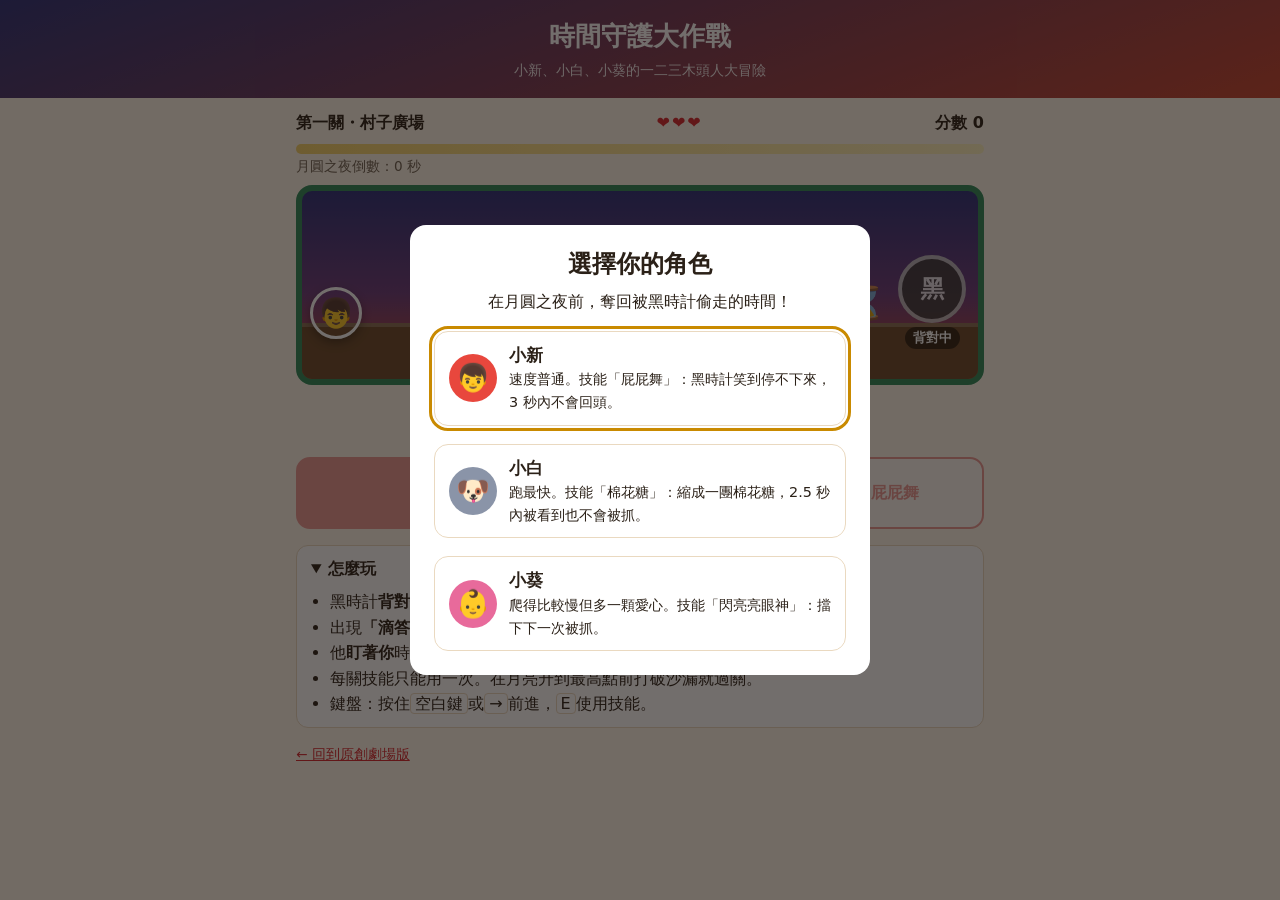
<file: game/index.html>
<!doctype html>
<html lang="zh-Hant">
<head>
  <meta charset="utf-8">
  <meta name="viewport" content="width=device-width, initial-scale=1, user-scalable=no">
  <title>時間守護大作戰</title>
  <link rel="stylesheet" href="style.css?v=2">
</head>
<body>
  <header class="top">
    <h1>時間守護大作戰</h1>
    <p>小新、小白、小葵的一二三木頭人大冒險</p>
  </header>

  <main class="wrap">
    <section class="hud" aria-label="遊戲狀態">
      <span id="hud-level">—</span>
      <span id="hud-lives" aria-label="生命"></span>
      <span id="hud-score">分數 0</span>
    </section>

    <div class="moon-bar" aria-hidden="true"><div id="moon-fill"></div></div>
    <p class="moon-label" id="moon-label">月圓之夜倒數</p>

    <section class="stage" id="stage" data-guard="back" aria-label="遊戲畫面">
      <div class="track"></div>
      <div class="frozen" aria-hidden="true">
        <span></span><span></span><span></span><span></span><span></span>
      </div>
      <div class="player" id="player"><span id="player-initial">👦</span></div>
      <div class="goal" aria-hidden="true">⌛</div>
      <div class="guard" id="guard">
        <span class="guard-face" id="guard-face">黑</span>
        <span class="guard-label" id="guard-label">背對中</span>
      </div>
    </section>

    <p class="status" id="status" aria-live="polite">選一位角色開始吧！</p>

    <section class="controls">
      <button type="button" class="move" id="btn-move">按住前進</button>
      <button type="button" class="skill" id="btn-skill">技能</button>
    </section>

    <details class="help" open>
      <summary>怎麼玩</summary>
      <ul>
        <li>黑時計<strong>背對你</strong>時，按住「按住前進」往沙漏走。</li>
        <li>出現<strong>「滴答滴答」</strong>就是他要回頭了，馬上放開！</li>
        <li>他<strong>盯著你</strong>時還在移動，就會被抓：扣一顆愛心、往後退。</li>
        <li>每關技能只能用一次。在月亮升到最高點前打破沙漏就過關。</li>
        <li>鍵盤：按住<kbd>空白鍵</kbd>或<kbd>→</kbd>前進，<kbd>E</kbd>使用技能。</li>
      </ul>
    </details>

    <p class="note">
      <a href="../my-movie/">← 回到原創劇場版</a>
      <span id="best"></span>
    </p>
  </main>

  <div class="overlay" id="overlay">
    <div class="panel" role="dialog" aria-modal="true" aria-labelledby="panel-title">
      <h2 id="panel-title"></h2>
      <p id="panel-text"></p>
      <div id="panel-body"></div>
    </div>
  </div>

  <script src="game.js?v=2"></script>
</body>
</html>
</file>
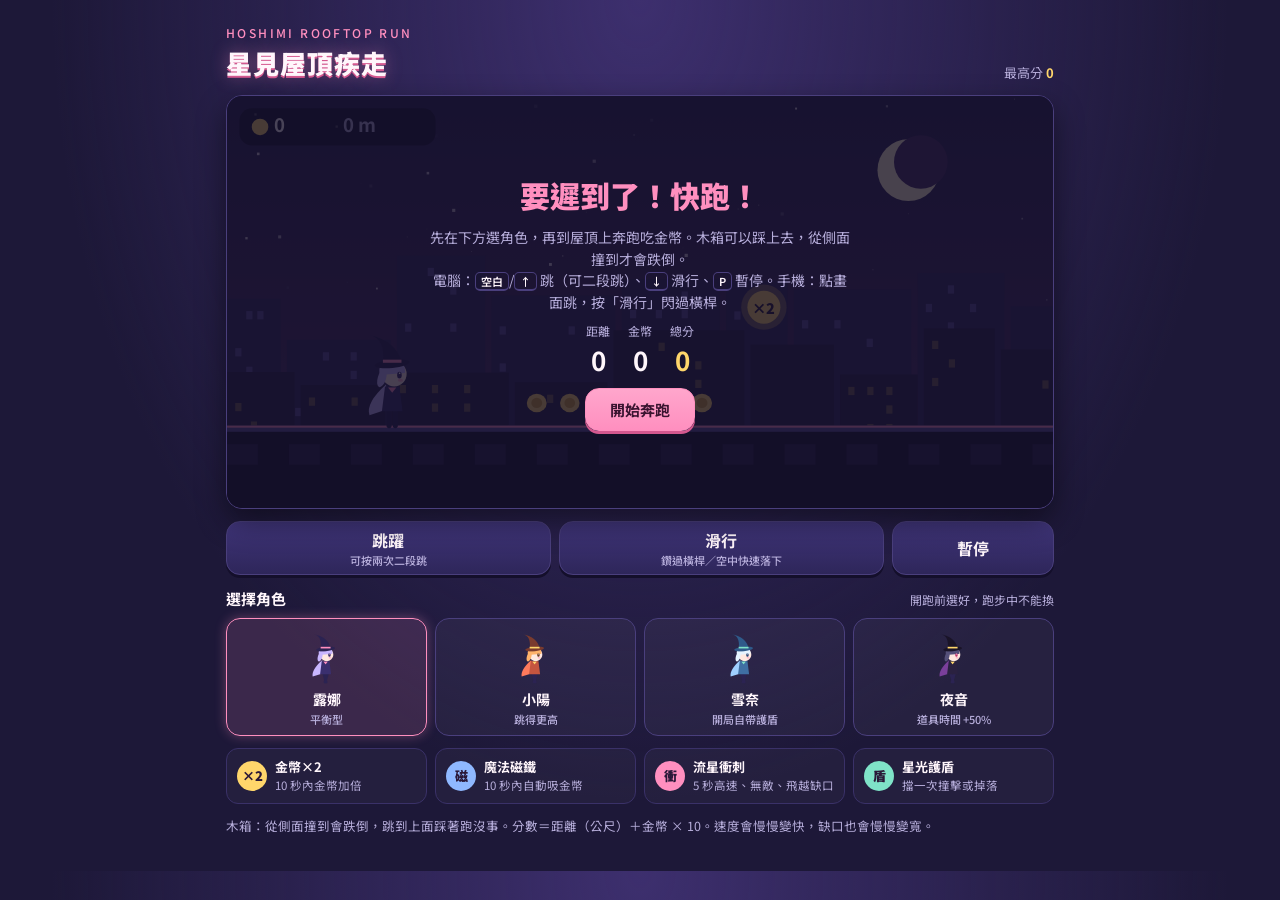
<file: hoshimi-run/index.html>
<!doctype html>
<html lang="zh-Hant">
<head>
<meta charset="utf-8">
<meta name="viewport" content="width=device-width, initial-scale=1, viewport-fit=cover">
<title>星見屋頂疾走</title>
<meta name="claude:viewport-fit-sides" content="cover">
<link rel="stylesheet" href="https://fonts.googleapis.com/css2?family=Noto+Sans+TC:wght@400;500;700;900&display=swap">
<style>
/* Layout: title row, the 2:1 game canvas with its own overlay, touch controls, then a compact item legend. Single twilight look by choice. */
:root{
  --sky:#1d1838; --card:#2a2450; --line:#4a3f7d;
  --ink:#fff6fb; --dim:#b7aedb; --pink:#ff8fbf; --pink-deep:#d4588f;
  --gold:#ffd66b; --mint:#7fe3c8; --red:#ff7a7a; --blue:#8fb8ff;
  --f:"Noto Sans TC","PingFang TC","Microsoft JhengHei",system-ui,sans-serif;
  color-scheme:dark;
}
*{box-sizing:border-box}
body{background:var(--sky);background-image:radial-gradient(ellipse at 50% 0%,#3d2f6e 0%,transparent 65%);color:var(--ink);font-family:var(--f);font-size:15px;line-height:1.55}
.wrap{max-width:860px;margin:0 auto;padding-block:16px 28px;padding-left:max(16px,env(safe-area-inset-left,0px));padding-right:max(16px,env(safe-area-inset-right,0px));display:flex;flex-direction:column;gap:12px}
header{display:flex;justify-content:space-between;align-items:flex-end;gap:10px;flex-wrap:wrap}
h1{font-weight:900;font-size:26px;margin:0;letter-spacing:.04em;text-shadow:0 2px 0 var(--pink-deep),0 0 18px #ff8fbf66}
h1 small{display:block;font-size:12px;font-weight:500;letter-spacing:.2em;color:var(--pink);text-shadow:none}
.best{font-size:13px;color:var(--dim)}
.best b{color:var(--gold);font-variant-numeric:tabular-nums}
.stage{position:relative;width:100%;max-width:100%;aspect-ratio:2/1;border-radius:16px;overflow:hidden;border:1.5px solid var(--line);box-shadow:0 12px 30px #0007;touch-action:none;user-select:none;-webkit-user-select:none}
canvas{display:block;width:100%;height:100%}
.overlay{position:absolute;inset:0;display:grid;place-items:center;background:#120e26c4;padding:16px;text-align:center}
.panel{display:flex;flex-direction:column;align-items:center;gap:8px;max-width:420px}
.panel h2{margin:0;font-size:clamp(20px,4vw,30px);font-weight:900;color:var(--pink)}
.panel p{margin:0;color:var(--dim);font-size:clamp(12px,2.4vw,14px)}
.result{display:flex;gap:18px;font-variant-numeric:tabular-nums}
.result div{display:flex;flex-direction:column;font-size:12px;color:var(--dim)}
.result b{font-size:clamp(18px,4vw,26px);color:var(--ink)}
.result .total b{color:var(--gold)}
.btn{font:700 15px var(--f);border-radius:14px;border:1.5px solid var(--pink);background:linear-gradient(180deg,#ffa6cc,var(--pink));color:#3a1430;padding:10px 24px;cursor:pointer;box-shadow:0 3px 0 var(--pink-deep)}
.btn:focus-visible,.ctl:focus-visible{outline:2px solid var(--gold);outline-offset:2px}
.controls{display:grid;grid-template-columns:2fr 2fr 1fr;gap:8px}
.ctl{font:700 16px var(--f);height:54px;border-radius:14px;border:1.5px solid var(--line);background:linear-gradient(180deg,#40357a,#2e265a);color:var(--ink);cursor:pointer;box-shadow:0 3px 0 #140f2b;touch-action:none}
.ctl:active{transform:translateY(3px);box-shadow:none}
.ctl small{display:block;font-size:11px;font-weight:500;color:var(--dim)}
.items{display:grid;grid-template-columns:repeat(4,minmax(0,1fr));gap:8px}
.item{display:flex;gap:8px;align-items:center;background:#ffffff08;border:1px solid #3a3168;border-radius:12px;padding:8px 10px;min-width:0}
.icon{flex:none;width:30px;height:30px;border-radius:50%;display:grid;place-items:center;font-weight:900;font-size:13px;color:#2a1838}
.item b{display:block;font-size:13px}
.item span{display:block;font-size:11.5px;color:var(--dim)}
.tip{font-size:12.5px;color:var(--dim);margin:0}
kbd{font:600 11px var(--f);border:1px solid var(--line);border-bottom-width:2px;border-radius:5px;padding:0 5px;color:var(--ink)}
.pickwrap{display:flex;flex-direction:column;gap:8px}
.pickhead{display:flex;justify-content:space-between;align-items:baseline;gap:8px;flex-wrap:wrap;font-size:12px;color:var(--dim)}
.pickhead b{font-size:15px;color:var(--ink)}
.pick{display:grid;grid-template-columns:repeat(4,minmax(0,1fr));gap:8px}
.pick.lock{opacity:.45;pointer-events:none}
.ch{font:700 14px var(--f);background:#ffffff0a;border:1.5px solid var(--line);border-radius:14px;color:var(--ink);padding:8px 4px;cursor:pointer;display:flex;flex-direction:column;align-items:center;gap:2px;min-width:0}
.ch[aria-checked="true"]{border-color:var(--pink);background:#ff8fbf22;box-shadow:0 0 12px #ff8fbf55}
.ch canvas{width:60px;height:60px}
.ch span{font-size:11px;font-weight:500;color:var(--dim);text-align:center}
@media (max-width:640px){.items,.pick{grid-template-columns:repeat(2,minmax(0,1fr))}#ovText{display:none}}
</style>
</head>
<body>

<div class="wrap">
  <header>
    <h1><small>HOSHIMI ROOFTOP RUN</small>星見屋頂疾走</h1>
    <div class="best">最高分 <b id="bestTop">0</b></div>
  </header>

  <div class="stage" id="stage">
    <canvas id="cv" width="800" height="400" aria-label="跑酷遊戲畫面"></canvas>
    <div class="overlay" id="ov">
      <div class="panel" id="panel">
        <h2 id="ovTitle">要遲到了！快跑！</h2>
        <p id="ovText">先在下方選角色，再到屋頂上奔跑吃金幣。木箱可以踩上去，從側面撞到才會跌倒。<br>電腦：<kbd>空白</kbd>/<kbd>↑</kbd> 跳（可二段跳）、<kbd>↓</kbd> 滑行、<kbd>P</kbd> 暫停。手機：點畫面跳，按「滑行」閃過橫桿。</p>
        <div class="result" id="result" hidden>
          <div>距離<b id="rDist">0</b></div>
          <div>金幣<b id="rCoin">0</b></div>
          <div class="total">總分<b id="rScore">0</b></div>
        </div>
        <button class="btn" id="startBtn">開始奔跑</button>
      </div>
    </div>
  </div>

  <div class="controls">
    <button class="ctl" id="jumpBtn">跳躍<small>可按兩次二段跳</small></button>
    <button class="ctl" id="slideBtn">滑行<small>鑽過橫桿／空中快速落下</small></button>
    <button class="ctl" id="pauseBtn">暫停</button>
  </div>

  <section class="pickwrap" aria-label="選擇角色">
    <div class="pickhead"><b>選擇角色</b><span id="pickNote">開跑前選好，跑步中不能換</span></div>
    <div class="pick" id="pick" role="radiogroup" aria-label="角色"></div>
  </section>

  <div class="items" aria-label="道具說明">
    <div class="item"><div class="icon" style="background:var(--gold)">×2</div><div><b>金幣×2</b><span>10 秒內金幣加倍</span></div></div>
    <div class="item"><div class="icon" style="background:var(--blue)">磁</div><div><b>魔法磁鐵</b><span>10 秒內自動吸金幣</span></div></div>
    <div class="item"><div class="icon" style="background:var(--pink)">衝</div><div><b>流星衝刺</b><span>5 秒高速、無敵、飛越缺口</span></div></div>
    <div class="item"><div class="icon" style="background:var(--mint)">盾</div><div><b>星光護盾</b><span>擋一次撞擊或掉落</span></div></div>
  </div>
  <p class="tip">木箱：從側面撞到會跌倒，跳到上面踩著跑沒事。分數＝距離（公尺）＋金幣 × 10。速度會慢慢變快，缺口也會慢慢變寬。</p>
</div>

<script>
const W=800,H=400,GY=320,G=2300,JV=780;
const cv=document.getElementById('cv'),ctx=cv.getContext('2d');
const $=id=>document.getElementById(id);
const store={get(k){try{return localStorage.getItem(k)}catch(e){return null}},set(k,v){try{localStorage.setItem(k,v)}catch(e){}}};
const ITEMS={x2:{c:'#ffd66b',t:'×2',name:'金幣×2',dur:10},mag:{c:'#8fb8ff',t:'磁',name:'磁鐵',dur:10},dash:{c:'#ff8fbf',t:'衝',name:'衝刺',dur:5},shield:{c:'#7fe3c8',t:'盾',name:'護盾',dur:0}};
let s,mode='ready',downHeld=false,last=0;
const CHARS={
  luna:{name:'露娜',trait:'平衡型',hair:'#c9b6ff',cape:'#c9b6ff',hat:'#2b2352',band:'#ff8fbf',dress:'#3a2f6e',eye:'#3b2a6b',jump:1,dur:1,shield:false},
  hina:{name:'小陽',trait:'跳得更高',hair:'#ffb36b',cape:'#ff7a5c',hat:'#7a3b2e',band:'#ffd66b',dress:'#c4553f',eye:'#6b3a1e',jump:1.12,dur:1,shield:false},
  yuki:{name:'雪奈',trait:'開局自帶護盾',hair:'#e6f4ff',cape:'#9fd0ff',hat:'#2f5a8a',band:'#7fe3c8',dress:'#3f6fa3',eye:'#2a4a7a',jump:1,dur:1,shield:true},
  yoru:{name:'夜音',trait:'道具時間 +50%',hair:'#55507a',cape:'#7a3f9a',hat:'#1a1428',band:'#ffd66b',dress:'#2a2140',eye:'#c0306a',jump:1,dur:1.5,shield:false}
};
let charId=store.get('hoshimi-run-char');if(!CHARS[charId])charId='luna';
const CH=()=>CHARS[charId];
function buildPick(){
  const el=$('pick');el.innerHTML='';
  for(const id in CHARS){const C=CHARS[id];const b=document.createElement('button');b.className='ch';b.setAttribute('role','radio');b.setAttribute('aria-checked',id===charId);
    const c=document.createElement('canvas');c.width=120;c.height=120;const g=c.getContext('2d');g.scale(1.1,1.1);g.translate(52,100);paintChar(g,C,.5,false);
    b.append(c);b.insertAdjacentHTML('beforeend','<b>'+C.name+'</b><span>'+C.trait+'</span>');
    b.onclick=()=>{charId=id;store.set('hoshimi-run-char',id);buildPick()};el.append(b)}
}
let best=+store.get('hoshimi-run-best')||0;$('bestTop').textContent=best;

function fit(){const r=cv.getBoundingClientRect(),d=Math.min(devicePixelRatio||1,2);cv.width=Math.round(r.width*d);cv.height=Math.round(r.height*d);ctx.setTransform(cv.width/W,0,0,cv.height/H,0,0)}
addEventListener('resize',fit);

/* 背景大樓（固定種子，循環出現） */
function mkCity(n,minH,maxH){const a=[];let x=0;for(let i=0;i<n;i++){const w=50+Math.random()*80,h=minH+Math.random()*(maxH-minH);a.push({x,w,h,win:Array.from({length:12},()=>Math.random()<.35)});x+=w+6}return{a,len:x}}
const far=mkCity(22,60,150),near=mkCity(18,40,110);
const bgStars=Array.from({length:60},()=>({x:Math.random()*W,y:Math.random()*220,r:Math.random()*1.3+.3,p:Math.random()*6}));

function reset(){
  s={t:0,cam:0,speed:240,dist:0,gold:0,
     p:{x:160,y:GY,vy:0,jumps:0,slide:0,ground:true,run:0,inv:0},
     grounds:[{x0:-200,x1:1000}],plats:[],obs:[],coins:[],items:[],parts:[],pops:[],
     nextX:1000,pw:{x2:0,mag:0,dash:0,shield:false},shake:0};
}

/* ---------- 關卡生成 ---------- */
function coin(x,y){s.coins.push({x,y})}
function coinArc(cx,span,base,peak,n=5){for(let i=0;i<n;i++){const f=(i+.5)/n;coin(cx-span/2+span*f,base-peak*Math.sin(Math.PI*f))}}
function gen(){
  const diff=Math.min(1,s.t/90);let x=s.nextX;
  if(Math.random()<.3+.25*diff){
    const gw=90+Math.random()*(30+70*diff);
    coinArc(x+gw/2,gw+40,GY-40,80);x+=gw;
  }
  const L=420+Math.random()*320;s.grounds.push({x0:x,x1:x+L});
  const r=Math.random(),m=x+L*.5;
  if(r<.22){s.obs.push({k:'crate',x:m-20,y:GY-40,w:40,h:40});coinArc(m,140,GY-60,80)}
  else if(r<.40){s.obs.push({k:'bar',x:m-26,y:0,w:52,h:GY-34});for(let i=0;i<5;i++)coin(m-60+i*30,GY-14)}
  else if(r<.60){const px=x+70,pw=L-140;s.plats.push({x0:px,x1:px+pw,y:GY-105});for(let cx=px+20;cx<px+pw-10;cx+=32)coin(cx,GY-128);
    if(diff>.25&&Math.random()<.6)s.obs.push({k:'crate',x:m-20,y:GY-40,w:40,h:40})}
  else if(r<.78){for(let i=0;i<8;i++)coin(x+90+i*32,GY-22)}
  else{for(const f of[.3,.72]){const cx=x+L*f;s.obs.push({k:'crate',x:cx-20,y:GY-40,w:40,h:40});coinArc(cx,120,GY-60,70,4)}}
  if(Math.random()<.17){const ks=['x2','x2','mag','mag','dash','shield'];s.items.push({k:ks[Math.random()*ks.length|0],x:x+L-60,y:GY-115})}
  s.nextX=x+L;
}

/* ---------- 操作 ---------- */
function jump(){
  if(mode!=='play')return;const p=s.p;
  if(p.ground||p.jumps<2){p.vy=-(p.jumps===0?JV:JV*.88)*CH().jump;p.jumps++;p.ground=false;p.slide=0;burst(s.cam+p.x,p.y,'#ffffff',5)}
}
function slide(on){
  downHeld=on;if(mode!=='play'||!on)return;const p=s.p;
  if(p.ground)p.slide=.65;else p.vy=Math.max(p.vy,700);
}

/* ---------- 特效 ---------- */
function burst(x,y,c,n){for(let i=0;i<n;i++)s.parts.push({x,y,vx:(Math.random()-.5)*260,vy:-Math.random()*240,life:.5,c})}
function pop(x,y,t,c){s.pops.push({x,y,t,c,life:.8})}

/* ---------- 更新 ---------- */
function rectHit(a,b){return a.x<b.x+b.w&&a.x+a.w>b.x&&a.y<b.y+b.h&&a.y+a.h>b.y}
function die(){
  mode='over';const dist=Math.floor(s.dist/10),score=dist+s.gold*10;
  const rec=score>best;if(rec){best=score;store.set('hoshimi-run-best',best);$('bestTop').textContent=best}
  $('ovTitle').textContent=rec?'新紀錄！':CH().name+'跌倒了…';$('pick').classList.remove('lock');
  $('ovText').textContent=rec?'太厲害了！這次一定趕得上早自習！':'最高分是 '+best+'。再跑一次吧！';
  $('rDist').textContent=dist+' m';$('rCoin').textContent=s.gold;$('rScore').textContent=score;
  $('result').hidden=false;$('startBtn').textContent='再跑一次';$('ov').hidden=false;$('startBtn').focus();
}
function hurt(){
  if(s.pw.shield){s.pw.shield=false;s.p.inv=1.2;s.shake=.25;burst(s.cam+s.p.x,s.p.y-30,'#7fe3c8',18);pop(s.cam+s.p.x,s.p.y-70,'護盾破了！','#7fe3c8');return true}
  return false;
}
function update(dt){
  s.t+=dt;
  const base=Math.min(480,240+s.t*2.4),dash=s.pw.dash>0;
  s.speed=dash?base*1.7:base;s.cam+=s.speed*dt;s.dist+=s.speed*dt;
  while(s.nextX<s.cam+W+400)gen();
  for(const k of['x2','mag','dash'])s.pw[k]=Math.max(0,s.pw[k]-dt);
  if(s.shake>0)s.shake-=dt;

  const p=s.p,wx=s.cam+p.x,prevY=p.y;
  p.inv=Math.max(0,p.inv-dt);
  if(p.slide>0){p.slide-=dt;if(downHeld&&p.ground)p.slide=Math.max(p.slide,.1)}
  p.vy+=G*dt;p.y+=p.vy*dt;p.ground=false;
  const over=s.grounds.some(g=>wx+12>g.x0&&wx-12<g.x1);
  if((over||dash)&&prevY<=GY+2&&p.y>=GY){p.y=GY;p.vy=0;p.ground=true;p.jumps=0}
  for(const o of s.obs)if(o.k==='crate'&&!o.hit&&p.vy>=0&&prevY<=o.y+10&&p.y>=o.y&&wx+12>o.x&&wx-12<o.x+o.w){p.y=o.y;p.vy=0;p.ground=true;p.jumps=0}
  for(const pl of s.plats)if(p.vy>=0&&prevY<=pl.y+2&&p.y>=pl.y&&wx+12>pl.x0&&wx-12<pl.x1){p.y=pl.y;p.vy=0;p.ground=true;p.jumps=0}
  if(p.ground)p.run+=dt*s.speed/40;
  // 掉進缺口或撞上屋頂側面
  if(p.y>GY+6&&(over||p.y>H+40)){
    if(hurt()){p.y=GY-160;p.vy=-300;s.pw.dash=Math.max(s.pw.dash,1.2)}else return die();
  }
  // 障礙物
  const h=p.slide>0?28:56,box={x:wx-12,y:p.y-h,w:24,h};
  for(const o of s.obs){
    if(o.hit||!rectHit(box,o))continue;
    if(dash){o.hit=true;burst(o.x+o.w/2,Math.min(o.y+o.h,GY)-20,'#ff8fbf',14);pop(o.x,GY-80,'粉碎！','#ff8fbf');continue}
    if(p.inv>0)continue;
    o.hit=true;if(!hurt())return die();
  }
  // 金幣
  for(const c of s.coins){
    if(c.got)continue;const dx=wx-c.x,dy=(p.y-28)-c.y,d=Math.hypot(dx,dy);
    if(s.pw.mag>0&&d<260){c.x+=dx/d*700*dt;c.y+=dy/d*700*dt}
    if(d<26){c.got=true;const v=s.pw.x2>0?2:1;s.gold+=v;burst(c.x,c.y,'#ffd66b',4);if(v>1)pop(c.x,c.y-10,'+2','#ffd66b')}
  }
  // 道具
  for(const it of s.items){
    if(it.got)continue;
    if(Math.hypot(wx-it.x,(p.y-28)-it.y)<34){it.got=true;const I=ITEMS[it.k];
      if(it.k==='shield')s.pw.shield=true;else s.pw[it.k]=I.dur*CH().dur;
      burst(it.x,it.y,I.c,16);pop(it.x-20,it.y-20,I.name+'！',I.c)}
  }
  for(const q of s.parts){q.x+=q.vx*dt;q.y+=q.vy*dt;q.vy+=900*dt;q.life-=dt}
  for(const q of s.pops){q.y-=40*dt;q.life-=dt}
  if((s.t*10|0)%20===0){const cut=s.cam-300;
    s.grounds=s.grounds.filter(g=>g.x1>cut);s.plats=s.plats.filter(g=>g.x1>cut);s.obs=s.obs.filter(o=>o.x+o.w>cut);
    s.coins=s.coins.filter(c=>!c.got&&c.x>cut);s.items=s.items.filter(i=>!i.got&&i.x>cut)}
  s.parts=s.parts.filter(q=>q.life>0);s.pops=s.pops.filter(q=>q.life>0);
}

/* ---------- 繪圖 ---------- */
function drawCity(c,par,yBase,col,winCol){
  const off=(s.cam*par)%c.len;
  for(let rep=0;rep<3;rep++)for(const b of c.a){
    const x=b.x-off+rep*c.len;if(x>W||x+b.w<0)continue;
    ctx.fillStyle=col;ctx.fillRect(x,yBase-b.h,b.w,b.h+100);
    ctx.fillStyle=winCol;b.win.forEach((on,i)=>{if(on)ctx.fillRect(x+8+(i%3)*((b.w-20)/3),yBase-b.h+12+(i/3|0)*18,6,8)});
  }
}
function drawBg(){
  const g=ctx.createLinearGradient(0,0,0,H);g.addColorStop(0,'#2b2352');g.addColorStop(.7,'#4a2f63');g.addColorStop(1,'#6a3a6b');
  ctx.fillStyle=g;ctx.fillRect(0,0,W,H);
  for(const st of bgStars){ctx.globalAlpha=.4+.4*Math.sin(s.t*1.5+st.p);ctx.fillStyle='#fff6fb';ctx.fillRect(st.x,st.y,st.r*2,st.r*2)}
  ctx.globalAlpha=1;
  ctx.fillStyle='#fff3cf';ctx.beginPath();ctx.arc(660,72,30,0,7);ctx.fill();
  ctx.fillStyle='#4a2f63';ctx.beginPath();ctx.arc(672,64,26,0,7);ctx.fill();
  drawCity(far,.15,300,'#352a5e','#5d4f9a');
  drawCity(near,.4,330,'#2a2148','#ffd66b55');
}
function drawWorld(){
  const c=s.cam;
  for(const g of s.grounds){
    const x=g.x0-c,w=g.x1-g.x0;if(x>W||x+w<0)continue;
    ctx.fillStyle='#1a1430';ctx.fillRect(x,GY,w,H-GY);
    ctx.fillStyle='#5b4c9a';ctx.fillRect(x,GY,w,6);
    ctx.fillStyle='#ff8fbf';ctx.fillRect(x,GY,w,2);
    ctx.fillStyle='#2a2148';for(let k=x+20;k<x+w-10;k+=60)ctx.fillRect(k,GY+18,30,20);
  }
  for(const pl of s.plats){
    const x=pl.x0-c,w=pl.x1-pl.x0;if(x>W||x+w<0)continue;
    ctx.fillStyle='#7fe3c8';ctx.fillRect(x,pl.y,w,4);ctx.fillStyle='#3a6b6a';ctx.fillRect(x,pl.y+4,w,8);
    ctx.strokeStyle='#3a6b6a';ctx.lineWidth=2;for(const sx of[x+10,x+w-10]){ctx.beginPath();ctx.moveTo(sx,pl.y+12);ctx.lineTo(sx,GY);ctx.stroke()}
  }
  for(const o of s.obs){
    const x=o.x-c;if(x>W||x+o.w<0||o.hit)continue;
    if(o.k==='crate'){
      ctx.fillStyle='#8a5a3c';ctx.fillRect(x,o.y,o.w,o.h);ctx.strokeStyle='#5a3626';ctx.lineWidth=3;ctx.strokeRect(x+1.5,o.y+1.5,o.w-3,o.h-3);
      ctx.beginPath();ctx.moveTo(x+4,o.y+4);ctx.lineTo(x+o.w-4,o.y+o.h-4);ctx.moveTo(x+o.w-4,o.y+4);ctx.lineTo(x+4,o.y+o.h-4);ctx.stroke();
    }else{
      ctx.fillStyle='#3a2f6e';ctx.fillRect(x+o.w/2-3,0,6,o.h-40);
      const by=o.h-40;for(let i=0;i<5;i++){ctx.fillStyle=i%2?'#1d1838':'#ff8fbf';ctx.fillRect(x+i*o.w/5,by,o.w/5,40)}
      ctx.strokeStyle='#fff6fb';ctx.lineWidth=2;ctx.strokeRect(x,by,o.w,40);
    }
  }
  for(const cn of s.coins){
    if(cn.got)continue;const x=cn.x-c;if(x<-20||x>W+20)continue;
    const sx=Math.abs(Math.cos(s.t*5+cn.x*.02));
    ctx.fillStyle=s.pw.x2>0?'#ffe9a8':'#ffd66b';ctx.beginPath();ctx.ellipse(x,cn.y,9*sx+1,9,0,0,7);ctx.fill();
    ctx.fillStyle='#d9a53a';ctx.beginPath();ctx.ellipse(x,cn.y,5*sx+.5,5,0,0,7);ctx.fill();
  }
  for(const it of s.items){
    if(it.got)continue;const x=it.x-c,y=it.y+Math.sin(s.t*4)*5,I=ITEMS[it.k];
    ctx.fillStyle=I.c+'55';ctx.beginPath();ctx.arc(x,y,22,0,7);ctx.fill();
    ctx.fillStyle=I.c;ctx.beginPath();ctx.arc(x,y,16,0,7);ctx.fill();
    ctx.fillStyle='#2a1838';ctx.font='900 14px "Noto Sans TC",sans-serif';ctx.textAlign='center';ctx.textBaseline='middle';ctx.fillText(I.t,x,y+1);
  }
}
function paintChar(g,C,ph,sl){
  g.save();
  if(sl){g.rotate(-1.1);g.translate(-6,4)}
  g.strokeStyle='#2b2352';g.lineWidth=5;g.lineCap='round';
  g.beginPath();g.moveTo(-3,-14);g.lineTo(-3+ph*8,0);g.moveTo(3,-14);g.lineTo(3-ph*8,0);g.stroke();
  g.fillStyle=C.cape;g.beginPath();g.moveTo(-6,-40);g.quadraticCurveTo(-26,-22,-22-ph*3,-10);g.lineTo(-4,-16);g.fill();
  g.fillStyle=C.dress;g.beginPath();g.moveTo(-10,-14);g.lineTo(10,-14);g.lineTo(7,-38);g.lineTo(-7,-38);g.fill();
  g.fillStyle=C.band;g.beginPath();g.moveTo(-4,-37);g.lineTo(0,-32);g.lineTo(4,-37);g.fill();
  g.fillStyle='#ffe9e0';g.beginPath();g.arc(2,-50,12,0,7);g.fill();
  g.fillStyle=C.hair;g.beginPath();g.arc(0,-53,12.5,Math.PI*.9,Math.PI*2.05);g.fill();
  g.beginPath();g.ellipse(-10,-46,4,9,.3,0,7);g.fill();
  g.fillStyle=C.eye;g.beginPath();g.ellipse(7,-49,2.2,3.2,0,0,7);g.fill();
  g.fillStyle='#fff';g.fillRect(6.5,-51.5,1.4,1.4);
  g.fillStyle='#ffb3c9';g.beginPath();g.ellipse(8,-44,2.5,1.5,0,0,7);g.fill();
  g.fillStyle=C.hat;g.beginPath();g.ellipse(0,-60,17,4,-.1,0,7);g.fill();
  g.beginPath();g.moveTo(-9,-61);g.quadraticCurveTo(-6,-84,-22,-88+ph*2);g.quadraticCurveTo(4,-82,9,-62);g.fill();
  g.fillStyle=C.band;g.fillRect(-9,-64,18,3);
  g.restore();
}
function drawLuna(){
  const p=s.p,x=p.x,y=p.y,sl=p.slide>0,dash=s.pw.dash>0;
  if(dash){for(let i=1;i<6;i++){ctx.globalAlpha=.25-i*.04;ctx.fillStyle=CH().band;ctx.beginPath();ctx.ellipse(x-i*16,y-26,14,22,0,0,7);ctx.fill()}ctx.globalAlpha=1}
  if(p.inv>0&&(s.t*20|0)%2)return;
  ctx.save();ctx.translate(x,y);paintChar(ctx,CH(),p.ground?Math.sin(p.run):.6,sl);ctx.restore();
  if(s.pw.shield){ctx.strokeStyle='#7fe3c8';ctx.lineWidth=2.5;ctx.globalAlpha=.6+.3*Math.sin(s.t*6);ctx.beginPath();ctx.arc(x,y-34,40,0,7);ctx.stroke();ctx.globalAlpha=1}
  if(s.pw.mag>0){ctx.strokeStyle='#8fb8ff55';ctx.lineWidth=1.5;const r=(s.t*120)%60+20;ctx.beginPath();ctx.arc(x,y-30,r,0,7);ctx.stroke()}
}
function drawFx(){
  const c=s.cam;
  for(const q of s.parts){ctx.globalAlpha=Math.max(0,q.life*2);ctx.fillStyle=q.c;ctx.fillRect(q.x-c-2,q.y-2,4,4)}
  ctx.globalAlpha=1;ctx.textAlign='left';ctx.textBaseline='alphabetic';ctx.font='900 16px "Noto Sans TC",sans-serif';
  for(const q of s.pops){ctx.globalAlpha=Math.min(1,q.life*2);ctx.fillStyle=q.c;ctx.fillText(q.t,q.x-c,q.y)}
  ctx.globalAlpha=1;
}
function drawHud(){
  ctx.textBaseline='top';ctx.textAlign='left';
  ctx.fillStyle='#120e26aa';rr(12,12,190,36,12);ctx.fill();
  ctx.fillStyle='#ffd66b';ctx.beginPath();ctx.arc(32,30,8,0,7);ctx.fill();
  ctx.font='700 18px "Noto Sans TC",sans-serif';ctx.fillStyle='#fff6fb';ctx.fillText(s.gold,46,19);
  ctx.fillStyle='#b7aedb';ctx.fillText(Math.floor(s.dist/10)+' m',112,19);
  let y=12;
  for(const k of['x2','mag','dash','shield']){
    const on=k==='shield'?s.pw.shield:s.pw[k]>0;if(!on)continue;const I=ITEMS[k];
    ctx.fillStyle='#120e26aa';rr(W-152,y,140,28,10);ctx.fill();
    ctx.fillStyle=I.c;ctx.beginPath();ctx.arc(W-136,y+14,10,0,7);ctx.fill();
    ctx.fillStyle='#2a1838';ctx.font='900 11px "Noto Sans TC",sans-serif';ctx.textAlign='center';ctx.fillText(I.t,W-136,y+8);ctx.textAlign='left';
    ctx.fillStyle='#fff6fb';ctx.font='700 13px "Noto Sans TC",sans-serif';ctx.fillText(I.name,W-120,y+6);
    if(k!=='shield'){ctx.fillStyle='#ffffff22';ctx.fillRect(W-74,y+11,54,6);ctx.fillStyle=I.c;ctx.fillRect(W-74,y+11,54*Math.min(1,s.pw[k]/(I.dur*CH().dur)),6)}
    y+=34;
  }
  if(mode==='pause'){ctx.fillStyle='#120e26aa';ctx.fillRect(0,0,W,H);ctx.fillStyle='#fff6fb';ctx.font='900 30px "Noto Sans TC",sans-serif';ctx.textAlign='center';ctx.textBaseline='middle';ctx.fillText('暫停中',W/2,H/2-10);ctx.font='500 15px "Noto Sans TC",sans-serif';ctx.fillStyle='#b7aedb';ctx.fillText('按 P 或「繼續」回到遊戲',W/2,H/2+22)}
}
function rr(x,y,w,h,r){ctx.beginPath();ctx.moveTo(x+r,y);ctx.arcTo(x+w,y,x+w,y+h,r);ctx.arcTo(x+w,y+h,x,y+h,r);ctx.arcTo(x,y+h,x,y,r);ctx.arcTo(x,y,x+w,y,r);ctx.closePath()}
function draw(){
  ctx.save();
  if(s.shake>0)ctx.translate((Math.random()-.5)*8,(Math.random()-.5)*8);
  drawBg();drawWorld();drawLuna();drawFx();ctx.restore();drawHud();
}

/* ---------- 主迴圈 ---------- */
function loop(t){
  const dt=Math.min(.033,(t-last)/1000||0);last=t;
  if(mode==='play')update(dt);
  draw();requestAnimationFrame(loop);
}
function start(){reset();if(CH().shield)s.pw.shield=true;$('pick').classList.add('lock');mode='play';$('ov').hidden=true;$('pauseBtn').textContent='暫停';cv.focus?.()}
function togglePause(){if(mode==='play'){mode='pause';$('pauseBtn').textContent='繼續'}else if(mode==='pause'){mode='play';$('pauseBtn').textContent='暫停'}}

$('startBtn').onclick=start;
$('pauseBtn').onclick=togglePause;
const hold=(el,down,up)=>{el.addEventListener('pointerdown',e=>{e.preventDefault();down()});if(up)['pointerup','pointerleave','pointercancel'].forEach(ev=>el.addEventListener(ev,up))};
hold($('jumpBtn'),jump);
hold($('slideBtn'),()=>slide(true),()=>slide(false));
cv.addEventListener('pointerdown',e=>{e.preventDefault();if(mode==='pause')togglePause();else jump()});
addEventListener('keydown',e=>{
  if([' ','ArrowUp','ArrowDown'].includes(e.key))e.preventDefault();
  if(e.repeat&&e.key!=='ArrowDown'&&e.key!=='s')return;
  if((mode==='ready'||mode==='over')&&(e.key===' '||e.key==='Enter')){start();return}
  if(e.key===' '||e.key==='ArrowUp'||e.key==='w'||e.key==='W')jump();
  else if(e.key==='ArrowDown'||e.key==='s'||e.key==='S')slide(true);
  else if(e.key==='p'||e.key==='P'||e.key==='Escape')togglePause();
});
addEventListener('keyup',e=>{if(e.key==='ArrowDown'||e.key==='s'||e.key==='S')slide(false)});
document.addEventListener('visibilitychange',()=>{if(document.hidden&&mode==='play')togglePause()});

reset();
// 開場畫面先放一些示範金幣與道具
s.items.push({k:'x2',x:520,y:GY-115});for(let i=0;i<6;i++)coin(300+i*32,GY-22);
buildPick();fit();requestAnimationFrame(loop);
</script>
</body>
</html>
</file>
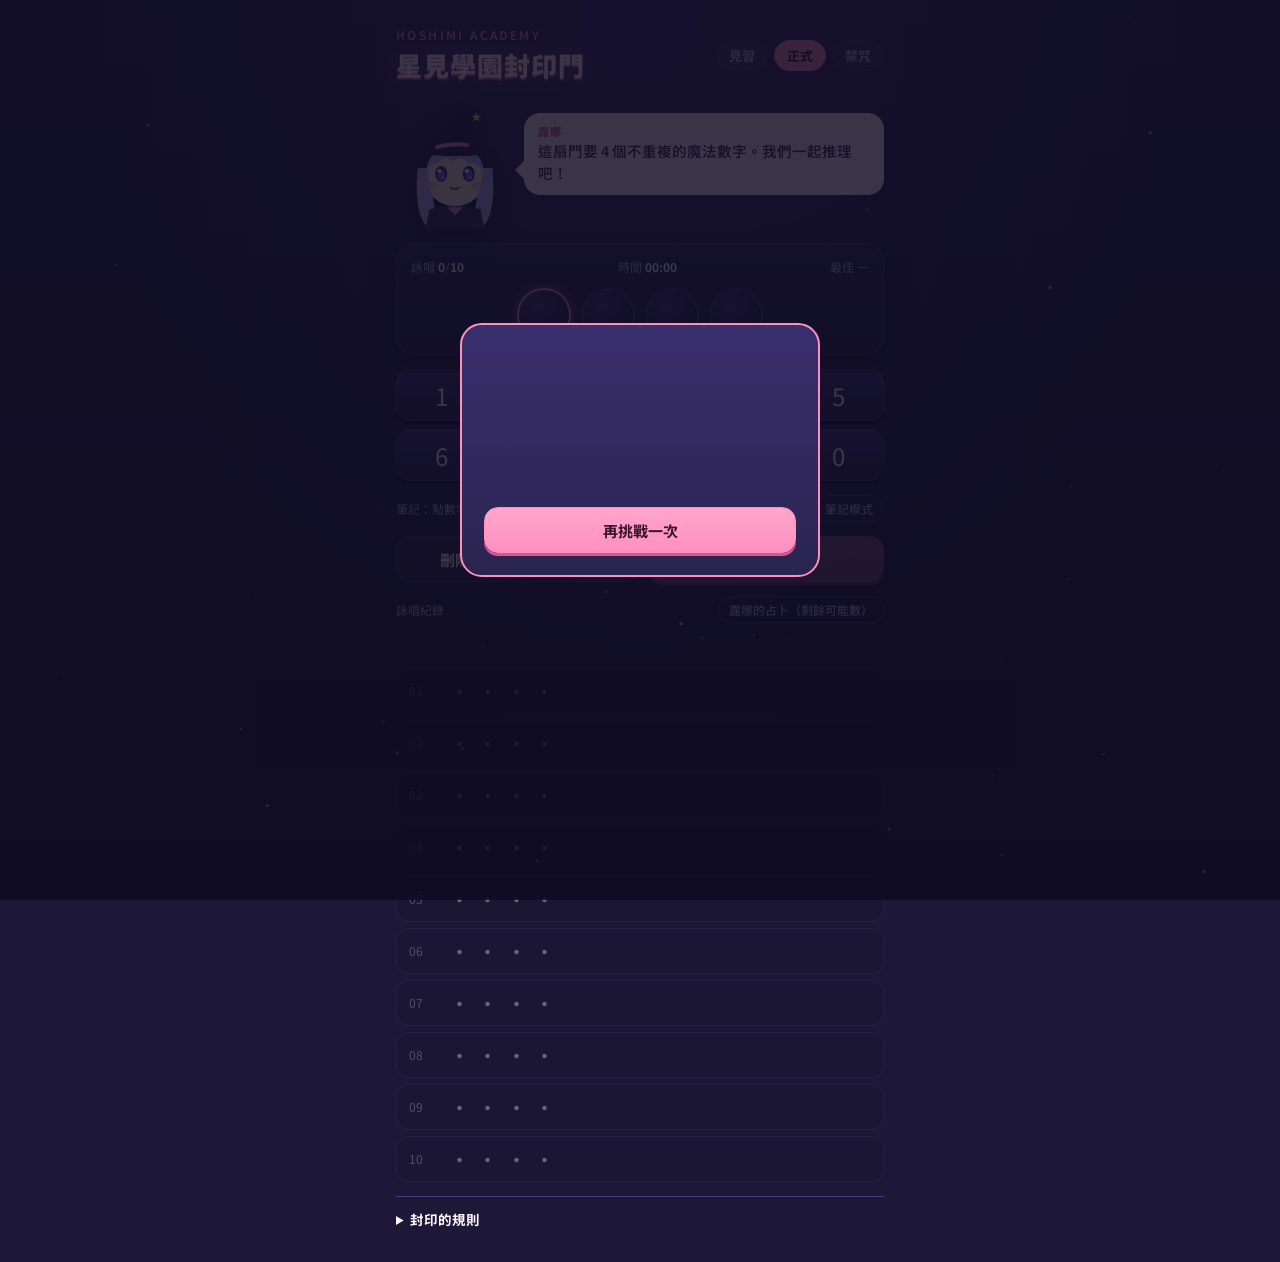
<file: hoshimi-seal/index.html>
<!doctype html>
<html lang="zh-Hant">
<head>
<meta charset="utf-8">
<meta name="viewport" content="width=device-width, initial-scale=1, viewport-fit=cover">
<title>星見學園封印門</title>
<meta name="claude:viewport-fit-sides" content="cover">
<link rel="stylesheet" href="https://fonts.googleapis.com/css2?family=Noto+Sans+TC:wght@400;500;700;900&family=Kosugi+Maru&display=swap">
<style>
/* Layout: one column — character + speech bubble on top, magic-circle seal readout, keypad, then the spell log. Single twilight-sky look by choice. */
:root{
  --sky:#1d1838; --sky2:#2b2352; --card:#2a2450; --line:#4a3f7d;
  --ink:#fff6fb; --dim:#b7aedb; --pink:#ff8fbf; --pink-deep:#d4588f;
  --gold:#ffd66b; --mint:#7fe3c8; --bad:#ff8a8a;
  --f-display:"Noto Sans TC","PingFang TC","Microsoft JhengHei",sans-serif;
  --f-body:"Noto Sans TC","PingFang TC","Microsoft JhengHei",system-ui,sans-serif;
  --f-num:"Kosugi Maru","Noto Sans TC",ui-rounded,system-ui,sans-serif;
  color-scheme:dark;
}
*{box-sizing:border-box}
html,body{height:100%}
body{background:var(--sky);background-image:radial-gradient(ellipse at 50% 0%,#3d2f6e 0%,transparent 60%),linear-gradient(180deg,var(--sky2),var(--sky));background-attachment:fixed;color:var(--ink);font-family:var(--f-body);font-size:15px;line-height:1.55}
#stars{position:fixed;inset:0;pointer-events:none;z-index:0}
.wrap{position:relative;z-index:1;max-width:520px;margin:0 auto;padding-block:18px 32px;padding-left:max(16px,env(safe-area-inset-left,0px));padding-right:max(16px,env(safe-area-inset-right,0px));display:flex;flex-direction:column;gap:14px}
header{display:flex;justify-content:space-between;align-items:center;gap:10px;flex-wrap:wrap}
h1{font-family:var(--f-display);font-weight:900;font-size:26px;margin:0;letter-spacing:.04em;color:var(--ink);text-shadow:0 2px 0 var(--pink-deep),0 0 18px #ff8fbf66;text-wrap:balance}
h1 small{display:block;font-size:12px;font-weight:500;letter-spacing:.2em;color:var(--pink);text-shadow:none}
.modes{display:flex;gap:6px}
.modes button{font:700 13px var(--f-body);background:#ffffff10;color:var(--dim);border:1.5px solid var(--line);border-radius:999px;padding:5px 12px;cursor:pointer}
.modes button[aria-pressed="true"]{color:#3a1430;background:var(--pink);border-color:var(--pink)}
button:focus-visible{outline:2px solid var(--gold);outline-offset:2px}

.stage{display:grid;grid-template-columns:118px 1fr;gap:10px;align-items:end}
.chara{width:118px;height:130px;filter:drop-shadow(0 6px 12px #0007)}
.chara.bounce{animation:bounce .5s}
@keyframes bounce{40%{transform:translateY(-8px)}}
.bubble{position:relative;background:var(--ink);color:#3a2754;border-radius:16px;padding:10px 14px;font-weight:500;font-size:14.5px;min-height:64px;display:flex;flex-direction:column;justify-content:center;margin-bottom:34px;min-width:0}
.bubble::before{content:"";position:absolute;left:-9px;bottom:16px;border:9px solid transparent;border-right-color:var(--ink);border-left:0}
.bubble .who{font-size:11px;font-weight:700;color:var(--pink-deep);letter-spacing:.1em}

.seal{background:linear-gradient(180deg,#352c63,var(--card));border:1.5px solid var(--line);border-radius:18px;padding:14px 14px 10px;box-shadow:0 10px 30px #0006,inset 0 1px 0 #ffffff18}
.stats{display:flex;justify-content:space-between;font-size:12px;color:var(--dim);gap:8px;flex-wrap:wrap}
.stats b{color:var(--ink);font-variant-numeric:tabular-nums}
.slots{display:flex;justify-content:center;gap:10px;margin:12px 0 2px}
.slot{width:54px;height:54px;border-radius:50%;background:radial-gradient(circle at 35% 30%,#4b3f86,#1a1535);border:2px solid var(--line);display:grid;place-items:center;font:400 28px var(--f-num);color:var(--gold);text-shadow:0 0 10px #ffd66b99;transition:border-color .15s,transform .15s}
.slot.cur{border-color:var(--pink);box-shadow:0 0 12px #ff8fbf88}
.slot.filled{transform:scale(1.04)}
.slots.shake{animation:shake .3s}
@keyframes shake{25%{transform:translateX(-5px)}75%{transform:translateX(5px)}}

.keypad{display:grid;grid-template-columns:repeat(5,1fr);gap:8px}
.key{font:400 24px var(--f-num);height:52px;border-radius:14px;border:1.5px solid var(--line);background:linear-gradient(180deg,#40357a,#2e265a);color:var(--ink);cursor:pointer;box-shadow:0 3px 0 #140f2b}
.key:active{transform:translateY(3px);box-shadow:none}
.key[data-mark="no"]{color:#6d6496;text-decoration:line-through}
.key[data-mark="yes"]{color:var(--mint);border-color:var(--mint)}
.key[data-mark="maybe"]{color:var(--gold);border-color:#a8873c}
.key:disabled{opacity:.35;cursor:default}
.actions{display:grid;grid-template-columns:1fr 1fr 2fr;gap:8px}
.act{font:700 15px var(--f-body);height:46px;border-radius:14px;border:1.5px solid var(--line);background:#ffffff0c;color:var(--ink);cursor:pointer}
.act.primary{background:linear-gradient(180deg,#ffa6cc,var(--pink));color:#3a1430;border-color:var(--pink);box-shadow:0 3px 0 var(--pink-deep)}
.act.primary:disabled{opacity:.4;cursor:default}
.bar{display:flex;align-items:center;justify-content:space-between;gap:8px;flex-wrap:wrap;font-size:12px;color:var(--dim)}
.toggle{font:500 12px var(--f-body);background:transparent;border:1.5px solid var(--line);color:var(--dim);border-radius:999px;padding:4px 10px;cursor:pointer}
.toggle[aria-pressed="true"]{color:var(--gold);border-color:var(--gold)}

.log{display:flex;flex-direction:column;gap:6px}
.row{display:grid;grid-template-columns:30px 1fr auto;align-items:center;gap:10px;padding:7px 12px;border-radius:12px;background:#140f2b99;border:1px solid #3a3168}
.row .n{font-size:12px;color:var(--dim);font-variant-numeric:tabular-nums}
.row .g{font:400 21px var(--f-num);letter-spacing:.35em;color:var(--ink)}
.pegs{display:flex;gap:3px;font-size:16px;line-height:1}
.peg.hit{color:var(--gold);text-shadow:0 0 6px #ffd66baa}
.peg.near{color:#cfd3ff}
.peg.miss{color:#4a4178}
.row.empty{opacity:.35}
.cands{text-align:right;font-size:12px;color:var(--dim);min-height:1.4em}

details{border-top:1px solid var(--line);padding-top:12px;color:var(--dim);font-size:13.5px}
summary{cursor:pointer;color:var(--ink);font-weight:700}
details p{margin:.6em 0;max-width:62ch}

.overlay{position:fixed;inset:0;background:#0d0a1fd0;display:grid;place-items:center;padding:16px;z-index:20}
.card{background:linear-gradient(180deg,#3a2f6e,var(--card));border:2px solid var(--pink);border-radius:22px;padding:22px;max-width:360px;width:100%;text-align:center;display:flex;flex-direction:column;align-items:center;gap:10px}
.card .chara{width:110px;height:120px}
.card h2{font-weight:900;font-size:24px;margin:0;color:var(--pink)}
.card .code{font:400 34px var(--f-num);letter-spacing:.3em;color:var(--gold);text-shadow:0 0 12px #ffd66b88}
.card p{margin:0;color:var(--dim)}
.card .act{width:100%}
@media (max-width:420px){.stage{grid-template-columns:96px 1fr}.chara{width:96px;height:106px}.slot{width:46px;height:46px;font-size:24px}.key{height:48px}}
@media (prefers-reduced-motion:reduce){*{animation:none!important;transition:none!important}}
</style>
</head>
<body>

<canvas id="stars" aria-hidden="true"></canvas>
<div class="wrap">
  <header>
    <h1><small>HOSHIMI ACADEMY</small>星見學園封印門</h1>
    <div class="modes" role="group" aria-label="難度">
      <button data-len="3" data-max="8">見習</button>
      <button data-len="4" data-max="10">正式</button>
      <button data-len="5" data-max="10">禁咒</button>
    </div>
  </header>

  <div class="stage">
    <svg class="chara" id="chara" viewBox="0 0 120 132" role="img" aria-label="魔法少女露娜"></svg>
    <div class="bubble" aria-live="polite"><span class="who">露娜</span><span id="say"></span></div>
  </div>

  <section class="seal" aria-label="咒文輸入">
    <div class="stats"><span>詠唱 <b id="tries">0</b>/<b id="max">10</b></span><span>時間 <b id="time">00:00</b></span><span>最佳 <b id="best">—</b></span></div>
    <div class="slots" id="slots"></div>
  </section>

  <div class="keypad" id="keypad"></div>
  <div class="bar">
    <span>筆記：點數字循環標記 <span style="color:var(--gold)">可能</span>／<span style="color:var(--mint)">確定</span>／<span style="color:#8b83b5;text-decoration:line-through">排除</span></span>
    <button class="toggle" id="noteBtn" aria-pressed="false">筆記模式</button>
  </div>
  <div class="actions">
    <button class="act" id="del">刪除</button>
    <button class="act" id="clr">清空</button>
    <button class="act primary" id="go" disabled>詠唱！</button>
  </div>

  <div class="bar">
    <span>詠唱紀錄</span>
    <button class="toggle" id="candBtn" aria-pressed="false">露娜的占卜（剩餘可能數）</button>
  </div>
  <div class="cands" id="cands"></div>
  <div class="log" id="log"></div>

  <details>
    <summary>封印的規則</summary>
    <p>封印門的咒文是一串 0–9 的魔法數字，每個數字都不重複。每次詠唱後，門上會亮起星星（星星不會告訴你是哪一位）：</p>
    <p><span class="peg hit">★</span> 金星：有一個數字對、位置也對。<br>
       <span class="peg near">☆</span> 銀星：有一個數字在咒文裡，但位置錯了。<br>
       <span class="peg miss">・</span> 暗點：其餘數字不在咒文裡。</p>
    <p>見習 3 位 8 次、正式 4 位 10 次、禁咒 5 位 10 次。真正的高手不用露娜的占卜。</p>
  </details>
</div>

<div class="overlay" id="over" hidden>
  <div class="card">
    <svg class="chara" id="chara2" viewBox="0 0 120 132" aria-hidden="true"></svg>
    <h2 id="oTitle"></h2>
    <div class="code" id="oCode"></div>
    <p id="oText"></p>
    <button class="act primary" id="again">再挑戰一次</button>
  </div>
</div>

<script>
const $=id=>document.getElementById(id);
const S={len:4,max:10,secret:[],input:[],hist:[],marks:{},note:false,showC:false,start:0,timer:null,done:false};
const store={get(k){try{return localStorage.getItem(k)}catch(e){return null}},set(k,v){try{localStorage.setItem(k,v)}catch(e){}}};

/* ---------- 原創角色：露娜（SVG 表情） ---------- */
function faceSVG(mood){
  const eyes={
    idle:`<ellipse cx="46" cy="76" rx="6" ry="8" fill="#3b2a6b"/><ellipse cx="74" cy="76" rx="6" ry="8" fill="#3b2a6b"/><ellipse cx="46" cy="77" rx="4" ry="5.5" fill="#8a5cf0"/><ellipse cx="74" cy="77" rx="4" ry="5.5" fill="#8a5cf0"/><circle cx="44" cy="73" r="2.2" fill="#fff"/><circle cx="72" cy="73" r="2.2" fill="#fff"/><circle cx="48" cy="80" r="1" fill="#fff"/><circle cx="76" cy="80" r="1" fill="#fff"/>`,
    happy:`<path d="M40 78 Q46 70 52 78" stroke="#3b2a6b" stroke-width="3" fill="none" stroke-linecap="round"/><path d="M68 78 Q74 70 80 78" stroke="#3b2a6b" stroke-width="3" fill="none" stroke-linecap="round"/>`,
    think:`<path d="M40 77 L52 77" stroke="#3b2a6b" stroke-width="3" stroke-linecap="round"/><ellipse cx="74" cy="76" rx="6" ry="8" fill="#3b2a6b"/><ellipse cx="74" cy="77" rx="4" ry="5.5" fill="#8a5cf0"/><circle cx="72" cy="73" r="2.2" fill="#fff"/>`,
    shock:`<circle cx="46" cy="76" r="6" fill="#fff" stroke="#3b2a6b" stroke-width="2"/><circle cx="74" cy="76" r="6" fill="#fff" stroke="#3b2a6b" stroke-width="2"/><circle cx="46" cy="76" r="2" fill="#3b2a6b"/><circle cx="74" cy="76" r="2" fill="#3b2a6b"/>`,
    sad:`<path d="M40 74 Q46 80 52 74" stroke="#3b2a6b" stroke-width="3" fill="none" stroke-linecap="round"/><path d="M68 74 Q74 80 80 74" stroke="#3b2a6b" stroke-width="3" fill="none" stroke-linecap="round"/><path d="M42 82 q-2 6 1 8 q3 -2 -1 -8z" fill="#9fd8ff"/>`
  }[mood];
  const mouth={idle:'<path d="M56 90 Q60 93 64 90" stroke="#b0476f" stroke-width="2" fill="none" stroke-linecap="round"/>',
    happy:'<path d="M54 88 Q60 97 66 88 Z" fill="#b0476f"/>',
    think:'<path d="M56 91 L63 90" stroke="#b0476f" stroke-width="2" stroke-linecap="round"/>',
    shock:'<ellipse cx="60" cy="92" rx="3.5" ry="4.5" fill="#b0476f"/>',
    sad:'<path d="M55 93 Q60 88 65 93" stroke="#b0476f" stroke-width="2" fill="none" stroke-linecap="round"/>'}[mood];
  const extra=mood==='think'?'<text x="94" y="56" font-size="16" fill="#ffd66b">?</text>':mood==='happy'?'<text x="92" y="50" font-size="14" fill="#ffd66b">✦</text><text x="14" y="60" font-size="10" fill="#ff8fbf">✦</text>':mood==='shock'?'<text x="92" y="54" font-size="16" fill="#ff8a8a">!</text>':'';
  return `
  <path d="M22 70 Q18 112 30 128 L44 128 Q34 100 38 70Z" fill="#c9b6ff"/>
  <path d="M98 70 Q102 112 90 128 L76 128 Q86 100 82 70Z" fill="#c9b6ff"/>
  <path d="M34 112 Q60 104 86 112 L90 132 L30 132Z" fill="#3a2f6e"/>
  <path d="M52 110 L60 118 L68 110" fill="#ff8fbf"/>
  <ellipse cx="60" cy="80" rx="30" ry="29" fill="#ffe9e0"/>
  <path d="M30 76 Q32 50 60 48 Q88 50 90 76 Q82 62 74 66 Q66 56 58 64 Q48 56 42 66 Q36 62 30 76Z" fill="#c9b6ff"/>
  <path d="M30 76 Q30 90 34 98" stroke="#c9b6ff" stroke-width="6" fill="none" stroke-linecap="round"/>
  <path d="M90 76 Q90 90 86 98" stroke="#c9b6ff" stroke-width="6" fill="none" stroke-linecap="round"/>
  <path d="M18 54 Q60 40 102 54 Q60 62 18 54Z" fill="#2b2352"/>
  <path d="M38 50 Q52 4 86 10 Q70 16 72 48Z" fill="#2b2352"/>
  <path d="M40 49 Q60 44 74 47" stroke="#ff8fbf" stroke-width="4" fill="none"/>
  <text x="76" y="22" font-size="11" fill="#ffd66b">★</text>
  <ellipse cx="38" cy="88" rx="5" ry="3" fill="#ffb3c9" opacity=".7"/>
  <ellipse cx="82" cy="88" rx="5" ry="3" fill="#ffb3c9" opacity=".7"/>
  ${eyes}${mouth}${extra}`;
}
function mood(m,line){$('chara').innerHTML=faceSVG(m);$('say').textContent=line;const c=$('chara');c.classList.remove('bounce');void c.offsetWidth;c.classList.add('bounce')}

/* ---------- 遊戲邏輯 ---------- */
function shuffle(a){for(let i=a.length-1;i>0;i--){const j=Math.floor(Math.random()*(i+1));[a[i],a[j]]=[a[j],a[i]]}return a}
function score(sec,g){let h=0,n=0;g.forEach((d,i)=>{if(sec[i]===d)h++;else if(sec.includes(d))n++});return[h,n]}
let allCodes=[];
function buildCodes(len){const out=[];const rec=p=>{if(p.length===len){out.push(p.slice());return}for(let d=0;d<10;d++)if(!p.includes(d)){p.push(d);rec(p);p.pop()}};rec([]);return out}
function remaining(){return allCodes.filter(c=>S.hist.every(h=>{const[a,b]=score(c,h.g);return a===h.h&&b===h.n})).length}

function newGame(len,max){
  S.len=len;S.max=max;S.secret=shuffle([0,1,2,3,4,5,6,7,8,9]).slice(0,len);
  S.input=[];S.hist=[];S.marks={};S.done=false;S.start=0;clearInterval(S.timer);$('time').textContent='00:00';
  allCodes=buildCodes(len);
  document.querySelectorAll('.modes button').forEach(b=>b.setAttribute('aria-pressed',+b.dataset.len===len));
  store.set('hoshimi-mode',len);
  $('max').textContent=max;$('over').hidden=true;
  mood('idle',{3:'見習用的小封印，3 個魔法數字！先隨便詠唱一次看看吧～',4:'這扇門要 4 個不重複的魔法數字。我們一起推理吧！',5:'禁、禁咒級的封印…5 個數字只有 10 次機會，要冷靜喔！'}[len]);
  render();
}
function tick(){const s=Math.floor((Date.now()-S.start)/1000);$('time').textContent=String(Math.floor(s/60)).padStart(2,'0')+':'+String(s%60).padStart(2,'0')}

function render(){
  $('slots').innerHTML='';
  for(let i=0;i<S.len;i++){const d=document.createElement('div');d.className='slot'+(i===S.input.length?' cur':'')+(S.input[i]!=null?' filled':'');d.textContent=S.input[i]??'';$('slots').appendChild(d)}
  $('keypad').innerHTML='';
  for(const d of [1,2,3,4,5,6,7,8,9,0]){
    const b=document.createElement('button');b.className='key';b.textContent=d;
    if(S.marks[d])b.dataset.mark=S.marks[d];
    b.disabled=!S.note&&(S.done||S.input.includes(d));
    b.setAttribute('aria-label','數字 '+d+(S.marks[d]?'，標記為'+{maybe:'可能',yes:'確定',no:'排除'}[S.marks[d]]:''));
    b.onclick=()=>press(d);$('keypad').appendChild(b);
  }
  $('go').disabled=S.done||S.input.length!==S.len;
  $('tries').textContent=S.hist.length;
  const best=store.get('hoshimi-best-'+S.len);$('best').textContent=best?best+' 次':'—';
  const log=$('log');log.innerHTML='';
  for(let i=S.hist.length-1;i>=0;i--)log.appendChild(row(i+1,S.hist[i]));
  for(let i=S.hist.length;i<S.max;i++){const r=document.createElement('div');r.className='row empty';r.innerHTML='<span class="n">'+String(i+1).padStart(2,'0')+'</span><span class="g">'+'·'.repeat(S.len)+'</span><span class="pegs"></span>';log.appendChild(r)}
  $('cands').textContent=S.showC?'🔮 符合目前線索的咒文還有 '+remaining().toLocaleString()+' 組':'';
}
function row(n,h){
  const r=document.createElement('div');r.className='row';
  const pegs=[...Array(h.h).fill(['hit','★']),...Array(h.n).fill(['near','☆']),...Array(S.len-h.h-h.n).fill(['miss','・'])];
  r.innerHTML='<span class="n">'+String(n).padStart(2,'0')+'</span><span class="g">'+h.g.join('')+'</span><span class="pegs" aria-label="'+h.h+' 顆金星，'+h.n+' 顆銀星">'+pegs.map(p=>'<span class="peg '+p[0]+'">'+p[1]+'</span>').join('')+'</span>';
  return r;
}
function press(d){
  if(S.note){const order=[undefined,'maybe','yes','no'];S.marks[d]=order[(order.indexOf(S.marks[d])+1)%4];if(!S.marks[d])delete S.marks[d];render();return}
  if(S.done||S.input.length>=S.len||S.input.includes(d))return;
  S.input.push(d);render();
}
function submit(){
  if(S.done)return;
  if(S.input.length!==S.len){mood('think','咒文還差 '+(S.len-S.input.length)+' 個數字喔！');const s=$('slots');s.classList.add('shake');setTimeout(()=>s.classList.remove('shake'),300);return}
  if(S.hist.some(h=>h.g.join('')===S.input.join(''))){mood('shock','欸？這組我們剛剛已經詠唱過了啦！');return}
  if(!S.start){S.start=Date.now();S.timer=setInterval(tick,1000)}
  const g=S.input.slice();const[h,n]=score(S.secret,g);S.hist.push({g,h,n});S.input=[];
  if(h===S.len)return end(true);
  if(S.hist.length>=S.max)return end(false);
  const left=S.max-S.hist.length;
  if(left===1)mood('shock',h+' 金 '+n+' 銀…只剩最後一次了！拜託一定要中！');
  else if(h+n===0)mood('happy','完全沒反應！可是這代表 '+g.join('、')+' 全部都可以排除了，賺到了～');
  else if(h+n===S.len)mood('happy','數字全部都對了！只要把位置排好就能開門！');
  else if(h>=S.len-1)mood('shock','就差一點點！'+h+' 顆金星耶！');
  else mood(h>n?'happy':'think',h+' 顆金星、'+n+' 顆銀星。嗯…哪幾個數字是關鍵呢？');
  render();
}
function end(win){
  S.done=true;clearInterval(S.timer);tick();render();
  $('oCode').textContent=S.secret.join('');
  $('chara2').innerHTML=faceSVG(win?'happy':'sad');
  if(win){
    const k='hoshimi-best-'+S.len,b=+store.get(k)||Infinity,t=S.hist.length,rec=t<b;
    if(rec)store.set(k,t);
    $('oTitle').textContent='封印解除！';
    $('oText').textContent='露娜：「只用了 '+t+' 次詠唱、'+$('time').textContent+'！'+(rec?'新紀錄！你根本是天才魔導士！':'最佳紀錄是 '+b+' 次，下次再挑戰看看？')+'」';
    mood('happy','門打開了！你好厲害！');render();
  }else{
    $('oTitle').textContent='封印重新關上了…';
    $('oText').textContent='露娜：「嗚嗚…正確咒文是上面那串。回頭看看紀錄，下次一定能推出來！」';
    mood('sad','門關上了…再試一次好不好？');
  }
  $('over').hidden=false;$('again').focus();
}

document.querySelectorAll('.modes button').forEach(b=>b.onclick=()=>newGame(+b.dataset.len,+b.dataset.max));
$('del').onclick=()=>{S.input.pop();render()};
$('clr').onclick=()=>{S.input=[];render()};
$('go').onclick=submit;
$('again').onclick=()=>newGame(S.len,S.max);
$('noteBtn').onclick=e=>{S.note=!S.note;e.currentTarget.setAttribute('aria-pressed',S.note);mood('think',S.note?'筆記模式！點數字可以做記號，不會輸入喔。':'回到詠唱模式～');render()};
$('candBtn').onclick=e=>{S.showC=!S.showC;e.currentTarget.setAttribute('aria-pressed',S.showC);if(S.showC)mood('happy','讓我用水晶球看看…剩下幾種可能呢？');render()};
document.addEventListener('keydown',e=>{
  if(!$('over').hidden){if(e.key==='Enter')newGame(S.len,S.max);return}
  if(/^[0-9]$/.test(e.key))press(+e.key);
  else if(e.key==='Backspace'){S.input.pop();render()}
  else if(e.key==='Enter')submit();
});

/* ---------- 星空 ---------- */
(function(){
  const c=$('stars'),x=c.getContext('2d');let pts=[];
  const reduce=matchMedia('(prefers-reduced-motion: reduce)').matches;
  function size(){c.width=innerWidth*devicePixelRatio;c.height=innerHeight*devicePixelRatio;pts=Array.from({length:70},()=>({x:Math.random()*c.width,y:Math.random()*c.height,r:(Math.random()*1.4+.4)*devicePixelRatio,p:Math.random()*6}))}
  function draw(t){x.clearRect(0,0,c.width,c.height);for(const s of pts){x.globalAlpha=.35+.35*Math.sin(t/900+s.p);x.fillStyle='#fff6fb';x.beginPath();x.arc(s.x,s.y,s.r,0,7);x.fill()}if(!reduce)requestAnimationFrame(draw)}
  addEventListener('resize',size);size();requestAnimationFrame(draw);
})();

const saved=+store.get('hoshimi-mode');
const btn=document.querySelector('.modes button[data-len="'+(saved||4)+'"]')||document.querySelector('.modes button[data-len="4"]');
newGame(+btn.dataset.len,+btn.dataset.max);
</script>
</body>
</html>
</file>
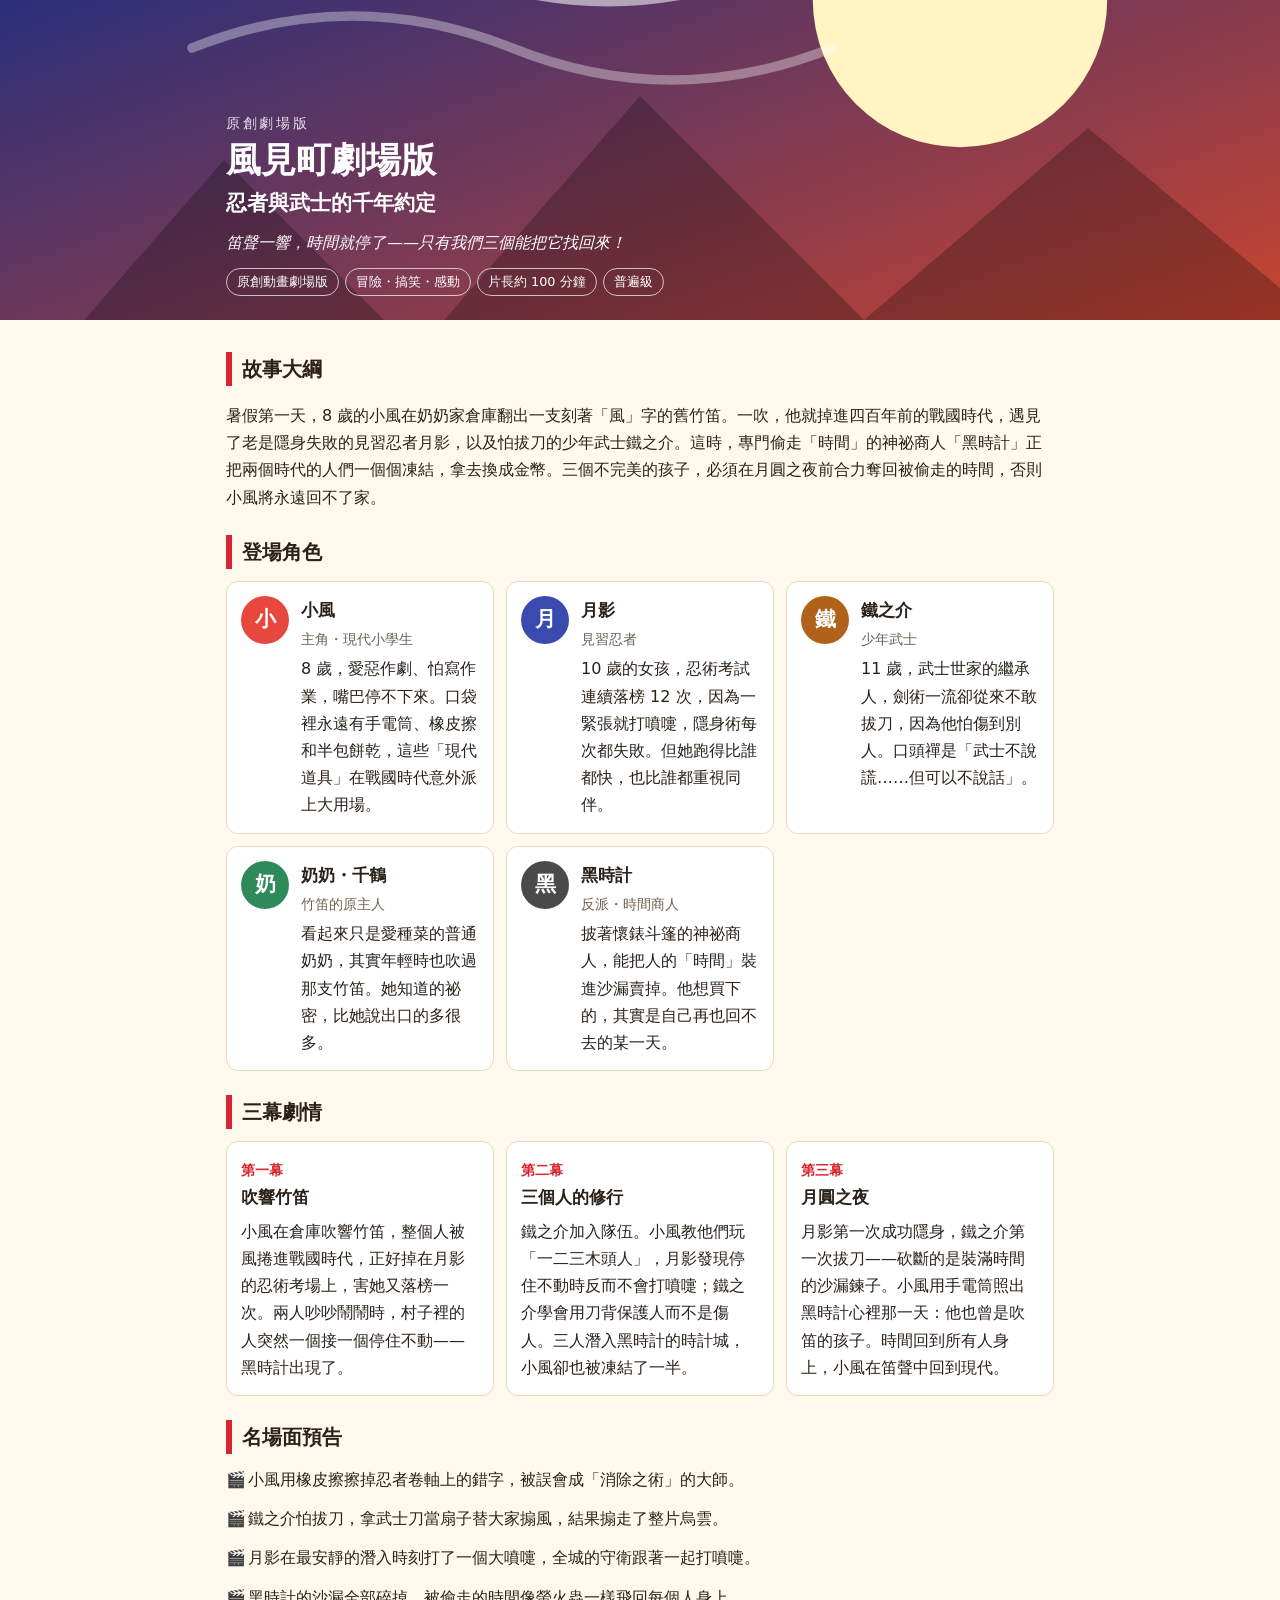
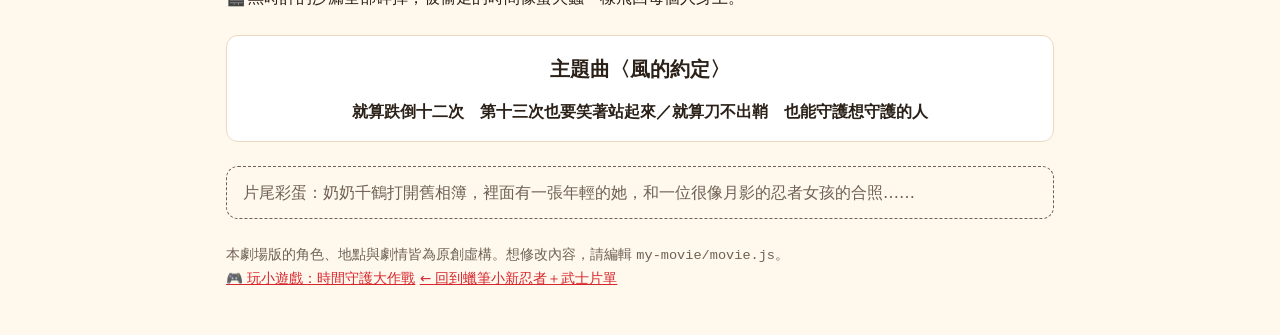
<file: my-movie/index.html>
<!doctype html>
<html lang="zh-Hant">
<head>
  <meta charset="utf-8">
  <meta name="viewport" content="width=device-width, initial-scale=1">
  <title>我的原創劇場版</title>
  <link rel="stylesheet" href="style.css">
</head>
<body>
  <header class="poster" aria-label="電影海報">
    <svg class="poster-art" viewBox="0 0 400 240" aria-hidden="true" preserveAspectRatio="xMidYMid slice">
      <circle cx="300" cy="70" r="46" fill="#fff4c2"/>
      <path d="M0 200 L70 120 L130 180 L200 100 L270 170 L340 110 L400 160 L400 240 L0 240 Z" fill="rgba(0,0,0,.25)"/>
      <path d="M0 225 Q100 195 200 220 T400 210 L400 240 L0 240 Z" fill="rgba(0,0,0,.35)"/>
      <path d="M40 60 Q90 40 140 60 T240 60" stroke="rgba(255,255,255,.55)" stroke-width="4" fill="none" stroke-linecap="round"/>
      <path d="M60 85 Q110 65 160 85 T260 85" stroke="rgba(255,255,255,.35)" stroke-width="3" fill="none" stroke-linecap="round"/>
    </svg>
    <div class="poster-text">
      <p class="eyebrow">原創劇場版</p>
      <h1 id="title"></h1>
      <p class="subtitle" id="subtitle"></p>
      <p class="tagline" id="tagline"></p>
      <ul class="info" id="info"></ul>
    </div>
  </header>

  <main>
    <section>
      <h2>故事大綱</h2>
      <p id="synopsis"></p>
    </section>

    <section>
      <h2>登場角色</h2>
      <ul class="characters" id="characters"></ul>
    </section>

    <section>
      <h2>三幕劇情</h2>
      <ol class="acts" id="acts"></ol>
    </section>

    <section>
      <h2>名場面預告</h2>
      <ul class="scenes" id="scenes"></ul>
    </section>

    <section class="song">
      <h2 id="song-title"></h2>
      <p id="song-lyrics"></p>
    </section>

    <p class="post-credits" id="post-credits"></p>

    <p class="note">本劇場版的角色、地點與劇情皆為原創虛構。想修改內容，請編輯 <code>my-movie/movie.js</code>。<br>
      <a href="../game/">🎮 玩小遊戲：時間守護大作戰</a>
      <a href="../shinchan-movies/">← 回到蠟筆小新忍者＋武士片單</a></p>
  </main>

  <script src="movie.js"></script>
  <script src="app.js"></script>
</body>
</html>
</file>
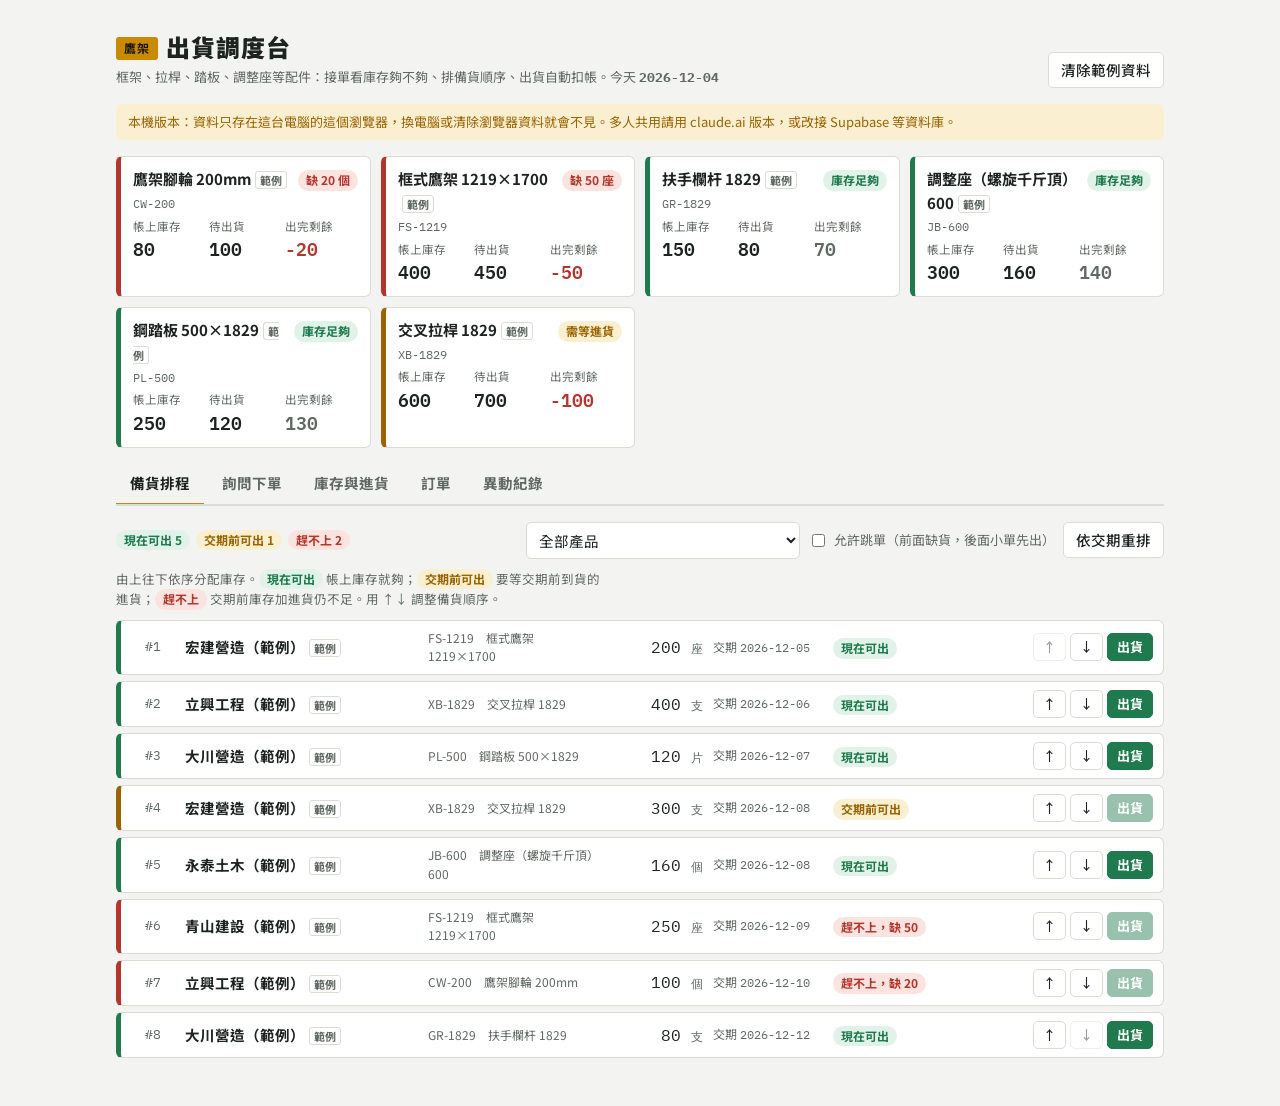
<file: scaffold-stock/index.html>
<!doctype html>
<html lang="zh-Hant">
<head>
<meta charset="utf-8">
<meta name="viewport" content="width=device-width, initial-scale=1, viewport-fit=cover">
<title>鷹架出貨調度台</title>
<meta name="claude:viewport-fit-sides" content="cover">
<link rel="stylesheet" href="https://fonts.googleapis.com/css2?family=Noto+Sans+TC:wght@400;500;700;900&family=IBM+Plex+Mono:wght@500;600&display=swap">
<style>
/* Layout: warehouse ledger — product stock strip on top, then tabbed work areas (備貨排程 / 庫存 / 訂單 / 異動紀錄). Status uses stripe + chip. */
:root{
  --bg:#f3f4f1; --panel:#ffffff; --ink:#1d2320; --muted:#5f6862; --line:#d9ddd6;
  --accent:#c98a00; --accent-ink:#1d1600; --accent-soft:#fbf1d6;
  --ok:#1f7a4d; --ok-soft:#e1f2e8; --warn:#9a6400; --warn-soft:#fbefd2; --bad:#b3362c; --bad-soft:#fbe3e0;
  --f:"Noto Sans TC","PingFang TC","Microsoft JhengHei",system-ui,sans-serif;
  --mono:"IBM Plex Mono",ui-monospace,Menlo,Consolas,monospace;
}
@media (prefers-color-scheme:dark){:root:not([data-theme="light"]){
  --bg:#141715; --panel:#1c201e; --ink:#e8ebe6; --muted:#9aa49d; --line:#2f3531;
  --accent:#e8a92a; --accent-ink:#1d1600; --accent-soft:#3a2f14;
  --ok:#5cc58f; --ok-soft:#173326; --warn:#e8b347; --warn-soft:#3a2f14; --bad:#f07b70; --bad-soft:#3b1d1a; color-scheme:dark}}
:root[data-theme="dark"]{
  --bg:#141715; --panel:#1c201e; --ink:#e8ebe6; --muted:#9aa49d; --line:#2f3531;
  --accent:#e8a92a; --accent-ink:#1d1600; --accent-soft:#3a2f14;
  --ok:#5cc58f; --ok-soft:#173326; --warn:#e8b347; --warn-soft:#3a2f14; --bad:#f07b70; --bad-soft:#3b1d1a; color-scheme:dark}
*{box-sizing:border-box}
body{background:var(--bg);color:var(--ink);font-family:var(--f);font-size:14.5px;line-height:1.55}
.wrap{max-width:1080px;margin:0 auto;padding-block:20px 40px;padding-left:max(16px,env(safe-area-inset-left,0px));padding-right:max(16px,env(safe-area-inset-right,0px));display:flex;flex-direction:column;gap:16px}
header{display:flex;justify-content:space-between;align-items:flex-end;gap:12px;flex-wrap:wrap}
h1{margin:0;font-size:24px;font-weight:900;letter-spacing:.04em;text-wrap:balance}
h1 span{display:inline-block;background:var(--accent);color:var(--accent-ink);font-size:12px;font-weight:700;padding:2px 8px;border-radius:3px;margin-right:8px;vertical-align:4px;letter-spacing:.1em}
.sub{margin:2px 0 0;color:var(--muted);font-size:13px}
.num{font-family:var(--mono);font-variant-numeric:tabular-nums}
.conn{font-size:13px;padding:8px 12px;border-radius:6px;background:var(--warn-soft);color:var(--warn)}
.strip{display:grid;grid-template-columns:repeat(auto-fill,minmax(220px,1fr));gap:10px}
.prod{background:var(--panel);border:1px solid var(--line);border-left:5px solid var(--ok);border-radius:6px;padding:10px 12px;display:flex;flex-direction:column;gap:4px;min-width:0}
.prod.bydue{border-left-color:var(--warn)}.prod.short{border-left-color:var(--bad)}
.prod .top{display:flex;justify-content:space-between;gap:8px;align-items:baseline}
.prod b{font-size:15px;overflow-wrap:anywhere}
.prod .sku{font-family:var(--mono);font-size:12px;color:var(--muted)}
.prod .figs{display:grid;grid-template-columns:repeat(3,1fr);gap:4px;font-size:11.5px;color:var(--muted)}
.prod .figs strong{display:block;font-family:var(--mono);font-size:18px;color:var(--ink);font-weight:600}
.chip{display:inline-block;font-size:12px;font-weight:700;padding:1px 8px;border-radius:999px;white-space:nowrap}
.chip.ok{background:var(--ok-soft);color:var(--ok)}.chip.warn{background:var(--warn-soft);color:var(--warn)}.chip.bad{background:var(--bad-soft);color:var(--bad)}.chip.mute{background:var(--bg);color:var(--muted);border:1px solid var(--line)}
nav{display:flex;gap:4px;border-bottom:2px solid var(--line);overflow-x:auto}
nav a{padding:8px 14px;color:var(--muted);text-decoration:none;font-weight:700;border-bottom:3px solid transparent;margin-bottom:-2px;white-space:nowrap}
nav a[aria-current="page"]{color:var(--ink);border-bottom-color:var(--accent)}
section[hidden]{display:none}
.bar{display:flex;gap:8px;align-items:center;flex-wrap:wrap}
.bar .grow{flex:1}
.counts{display:flex;gap:6px;flex-wrap:wrap}
button,select,input{font:inherit;color:inherit}
.btn{border:1px solid var(--line);background:var(--panel);border-radius:5px;padding:6px 12px;cursor:pointer;font-weight:500}
.btn:hover{border-color:var(--muted)}
.btn.primary{background:var(--accent);border-color:var(--accent);color:var(--accent-ink);font-weight:700}
.btn.ship{background:var(--ok);border-color:var(--ok);color:var(--panel);font-weight:700}
.btn.confirm{background:var(--bad);border-color:var(--bad);color:var(--panel);font-weight:700}
.btn.sm{padding:3px 9px;font-size:13px}
.btn:disabled{opacity:.45;cursor:not-allowed}
.btn:focus-visible,select:focus-visible,input:focus-visible,nav a:focus-visible{outline:2px solid var(--accent);outline-offset:2px}
select,input{border:1px solid var(--line);background:var(--panel);border-radius:5px;padding:6px 8px;min-width:0}
label.tg{display:inline-flex;gap:6px;align-items:center;font-size:13px;color:var(--muted);cursor:pointer}
.plan{display:flex;flex-direction:column;gap:6px}
.row{display:grid;grid-template-columns:44px minmax(0,1.6fr) minmax(0,1.2fr) 90px 110px minmax(0,1.3fr) auto;gap:10px;align-items:center;background:var(--panel);border:1px solid var(--line);border-left:5px solid var(--ok);border-radius:6px;padding:8px 10px}
.row.bydue{border-left-color:var(--warn)}.row.short{border-left-color:var(--bad)}
.row .seq{font-family:var(--mono);color:var(--muted);font-size:13px;text-align:center}
.row .cust{font-weight:700;overflow-wrap:anywhere}
.row .meta{font-size:12px;color:var(--muted);overflow-wrap:anywhere}
.row .qty{font-family:var(--mono);font-size:16px;text-align:right}
.row .acts{display:flex;gap:4px;justify-content:flex-end;flex-wrap:wrap}
.lbl{display:none;font-size:11px;color:var(--muted)}
.empty{background:var(--panel);border:1px dashed var(--line);border-radius:6px;padding:24px;text-align:center;color:var(--muted)}
.grid2{display:grid;grid-template-columns:minmax(0,1fr) minmax(0,1fr);gap:16px;align-items:start}
.card{background:var(--panel);border:1px solid var(--line);border-radius:6px;padding:14px;display:flex;flex-direction:column;gap:10px;min-width:0}
.card h2{margin:0;font-size:16px}
form.f{display:grid;grid-template-columns:repeat(auto-fill,minmax(140px,1fr));gap:8px;align-items:end}
form.f label{display:flex;flex-direction:column;gap:3px;font-size:12px;color:var(--muted)}
.tw{overflow-x:auto}
table{border-collapse:collapse;width:100%;font-size:13.5px}
th,td{text-align:left;padding:7px 8px;border-bottom:1px solid var(--line);white-space:nowrap}
th{font-size:12px;color:var(--muted);font-weight:500}
td.r,th.r{text-align:right}
.toast{position:fixed;left:50%;bottom:calc(20px + env(safe-area-inset-bottom,0px));transform:translateX(-50%);background:var(--ink);color:var(--bg);padding:10px 16px;border-radius:6px;font-weight:500;max-width:calc(100% - 32px);z-index:30}
.note{font-size:12.5px;color:var(--muted);margin:0;max-width:70ch}
.meta{font-size:12px;color:var(--muted)}
.lines{display:flex;flex-direction:column;gap:8px}
.line{display:grid;grid-template-columns:minmax(0,2fr) minmax(0,1fr) auto;gap:8px;align-items:end}
.line label{display:flex;flex-direction:column;gap:3px;font-size:12px;color:var(--muted);min-width:0}
.aline{display:flex;justify-content:space-between;gap:10px;align-items:center;border:1px solid var(--line);border-left:5px solid var(--ok);border-radius:6px;padding:8px 10px}
.aline.bydue{border-left-color:var(--warn)}.aline.short{border-left-color:var(--bad)}
.warnbox{background:var(--warn-soft);color:var(--warn);border-radius:6px;padding:8px 10px;font-size:13px}
.ex{font-size:11px;color:var(--muted);border:1px solid var(--line);border-radius:3px;padding:0 4px;margin-left:4px}
@media (max-width:760px){
  .grid2{grid-template-columns:1fr}
  .row{grid-template-columns:36px minmax(0,1fr) auto;grid-template-areas:"seq cust qty" "seq prod due" "seq st st" "seq acts acts"}
  .row .seq{grid-area:seq;align-self:start}.row .c1{grid-area:cust}.row .c2{grid-area:prod}.row .qty{grid-area:qty}.row .c4{grid-area:due;text-align:right}.row .c5{grid-area:st}.row .acts{grid-area:acts;justify-content:flex-start}
}
@media (prefers-reduced-motion:reduce){*{transition:none!important}}
</style>
<script>
/* 離開 claude.ai 時的本機資料庫：資料只存在這台電腦的瀏覽器（localStorage）。 */
if(!window.claude){(function(){
  const KEY='scaffold-stock-db';let data=null;
  try{data=JSON.parse(localStorage.getItem(KEY))}catch(e){}
  if(!data){
    const ex={example:true,createdAt:'2026-11-16T01:00:00.000Z'};
    const d=n=>{const t=new Date();t.setDate(t.getDate()+n);return t.getFullYear()+'-'+String(t.getMonth()+1).padStart(2,'0')+'-'+String(t.getDate()).padStart(2,'0')};
    const P=(name,unit,stock)=>({name,unit,stock,...ex});
    const O=(customer,sku,qty,due,seq)=>({customer,sku,qty,due:d(due),status:'pending',seq,...ex});
    data={
      products:{'FS-1219':P('框式鷹架 1219×1700','座',400),'XB-1829':P('交叉拉桿 1829','支',600),'PL-500':P('鋼踏板 500×1829','片',250),'JB-600':P('調整座（螺旋千斤頂）600','個',300),'CW-200':P('鷹架腳輪 200mm','個',80),'GR-1829':P('扶手欄杆 1829','支',150)},
      orders:{sx1:O('宏建營造（範例）','FS-1219',200,1,1),sx2:O('立興工程（範例）','XB-1829',400,2,2),sx3:O('大川營造（範例）','PL-500',120,3,3),sx4:O('宏建營造（範例）','XB-1829',300,4,4),sx5:O('永泰土木（範例）','JB-600',160,4,5),sx6:O('青山建設（範例）','FS-1219',250,5,6),sx7:O('立興工程（範例）','CW-200',100,6,7),sx8:O('大川營造（範例）','GR-1829',80,8,8)},
      incoming:{'sx-in1':{sku:'XB-1829',qty:200,eta:d(3),supplier:'南港鋼管（範例）',received:false,...ex}},
      log:{}
    };
  }
  const subs=new Set();
  const save=()=>{try{localStorage.setItem(KEY,JSON.stringify(data))}catch(e){}subs.forEach(f=>f())};
  const coll=c=>data[c]||(data[c]={});
  const clone=v=>JSON.parse(JSON.stringify(v));
  const snap=(id,v)=>({id,exists:true,data:()=>clone(v),metadata:{fromCache:false,hasPendingWrites:false}});
  const newId=()=>Date.now().toString(36)+Math.random().toString(36).slice(2,8);
  function query(c,ord,lim){
    const build=()=>{
      let docs=Object.entries(coll(c)).map(([id,v])=>snap(id,v));
      if(ord)docs.sort((a,b)=>{const x=a.data()[ord[0]],y=b.data()[ord[0]];return(x<y?-1:x>y?1:0)*(ord[1]==='desc'?-1:1)});
      if(lim)docs=docs.slice(0,lim);
      return{docs,size:docs.length,empty:!docs.length,metadata:{fromCache:false,hasPendingWrites:false},docChanges:()=>[]};
    };
    return{
      orderBy:(f,dir)=>query(c,[f,dir||'asc'],lim),
      limit:n=>query(c,ord,n),
      get:async()=>build(),
      onSnapshot(next){const f=()=>next(build());subs.add(f);setTimeout(f);return()=>subs.delete(f)}
    };
  }
  const db={
    collection:c=>Object.assign(query(c),{
      doc:id=>db.doc(c+'/'+(id||newId())),
      add:async v=>{const id=newId();coll(c)[id]=clone(v);save();return db.doc(c+'/'+id)}
    }),
    doc:p=>{const[c,id]=p.split('/');return{id,path:p,
      get:async()=>coll(c)[id]?snap(id,coll(c)[id]):{id,exists:false,data:()=>undefined,metadata:{fromCache:false}},
      set:async v=>{coll(c)[id]=clone(v);save()},
      update:async v=>{if(!coll(c)[id])throw{code:'invalid_argument',message:'資料不存在'};Object.assign(coll(c)[id],clone(v));save()},
      delete:async()=>{delete coll(c)[id];save()}
    }}
  };
  addEventListener('storage',e=>{if(e.key===KEY){try{data=JSON.parse(e.newValue)||{}}catch(_){}subs.forEach(f=>f())}});
  window.claude={use:async n=>n==='db'?db:null};
  document.addEventListener('DOMContentLoaded',()=>{
    const h=document.querySelector('header');
    if(h)h.insertAdjacentHTML('afterend','<div class="conn">本機版本：資料只存在這台電腦的這個瀏覽器，換電腦或清除瀏覽器資料就會不見。多人共用請用 claude.ai 版本，或改接 Supabase 等資料庫。</div>');
  });
})()}
</script>
</head>
<body>
<div class="wrap">
  <header>
    <div>
      <h1><span>鷹架</span>出貨調度台</h1>
      <p class="sub">框架、拉桿、踏板、調整座等配件：接單看庫存夠不夠、排備貨順序、出貨自動扣帳。今天 <b class="num" id="today"></b></p>
    </div>
    <button class="btn" id="clearEx" hidden>清除範例資料</button>
  </header>

  <div class="conn" id="conn" hidden></div>
  <div class="strip" id="strip"><div class="empty">正在讀取庫存…</div></div>

  <nav aria-label="功能">
    <a href="#plan" data-tab="plan">備貨排程</a>
    <a href="#ask" data-tab="ask">詢問下單</a>
    <a href="#stock" data-tab="stock">庫存與進貨</a>
    <a href="#orders" data-tab="orders">訂單</a>
    <a href="#log" data-tab="log">異動紀錄</a>
  </nav>

  <!-- 備貨排程 -->
  <section id="tab-plan" aria-label="備貨排程">
    <div style="display:flex;flex-direction:column;gap:10px">
      <div class="bar">
        <div class="counts" id="counts"></div>
        <span class="grow"></span>
        <select id="fSku" aria-label="篩選產品"><option value="">全部產品</option></select>
        <label class="tg"><input type="checkbox" id="skip"> 允許跳單（前面缺貨，後面小單先出）</label>
        <button class="btn" id="resort">依交期重排</button>
      </div>
      <p class="note">由上往下依序分配庫存。<span class="chip ok">現在可出</span> 帳上庫存就夠；<span class="chip warn">交期前可出</span> 要等交期前到貨的進貨；<span class="chip bad">趕不上</span> 交期前庫存加進貨仍不足。用 ↑↓ 調整備貨順序。</p>
      <div class="plan" id="plan"></div>
    </div>
  </section>

  <!-- 詢問下單 -->
  <section id="tab-ask" aria-label="詢問下單" hidden>
    <div class="grid2">
      <div class="card">
        <h2>客戶詢問：能不能出貨？</h2>
        <p class="note">先試算，不會動到庫存或排程。系統會照交期把這張單排進目前的備貨順序，看帳上庫存和在途進貨夠不夠。可以出貨再按「確認下單」。</p>
        <form class="f" id="fmAsk">
          <label>客戶／工地<input id="aCust" required placeholder="營造廠或工地名稱"></label>
          <label>希望交期<input id="aDue" type="date" required></label>
        </form>
        <div class="lines" id="aLines"></div>
        <div class="bar"><button class="btn" id="aAdd" type="button">＋ 加一個品項</button><span class="grow"></span><button class="btn primary" id="aCheck" type="button">查詢能否出貨</button></div>
      </div>
      <div class="card" id="aResult" aria-live="polite"></div>
    </div>
  </section>

  <!-- 庫存 -->
  <section id="tab-stock" aria-label="庫存與進貨" hidden>
    <div class="grid2">
      <div class="card">
        <h2>產品庫存</h2>
        <div class="tw"><table><thead><tr><th>料號</th><th>品名</th><th class="r">帳上庫存</th><th class="r">待出貨</th><th class="r">在途進貨</th><th class="r">出完剩餘</th></tr></thead><tbody id="tProd"></tbody></table></div>
        <h2>庫存調整</h2>
        <form class="f" id="fmAdj">
          <label>產品<select id="adjSku" required></select></label>
          <label>動作<select id="adjMode"><option value="in">入庫（＋）</option><option value="out">報廢／領用（－）</option><option value="set">盤點（設為）</option></select></label>
          <label>數量<input id="adjQty" type="number" min="0" step="1" required></label>
          <label>備註<input id="adjNote" placeholder="例：月底盤點"></label>
          <button class="btn primary">確認調整</button>
        </form>
        <h2>新增產品</h2>
        <form class="f" id="fmProd">
          <label>料號<input id="pSku" required pattern="[A-Za-z0-9_\-]+" placeholder="FS-1219"></label>
          <label>品名／規格<input id="pName" required placeholder="框式鷹架 1219×1700"></label>
          <label>單位<input id="pUnit" value="支" required list="units"><datalist id="units"><option value="支"><option value="座"><option value="片"><option value="個"><option value="組"></datalist></label>
          <label>期初庫存<input id="pStock" type="number" min="0" step="1" value="0" required></label>
          <button class="btn primary">新增產品</button>
        </form>
      </div>
      <div class="card">
        <h2>在途進貨</h2>
        <p class="note">登記預計到貨，排程會算進交期前可用的量。按「到貨入庫」才會加到帳上庫存。</p>
        <form class="f" id="fmInc">
          <label>產品<select id="iSku" required></select></label>
          <label>數量<input id="iQty" type="number" min="1" step="1" required></label>
          <label>預計到貨<input id="iEta" type="date" required></label>
          <label>供應商<input id="iSup" placeholder="選填"></label>
          <button class="btn primary">登記進貨</button>
        </form>
        <div class="tw"><table><thead><tr><th>預計到貨</th><th>產品</th><th class="r">數量</th><th>供應商</th><th></th></tr></thead><tbody id="tInc"></tbody></table></div>
      </div>
    </div>
  </section>

  <!-- 訂單 -->
  <section id="tab-orders" aria-label="訂單" hidden>
    <div class="card">
      <p class="note">新訂單請到「<a href="#ask">詢問下單</a>」先查詢能否出貨，可以再下單。</p>
      <div class="bar"><h2 class="grow">全部訂單</h2>
        <select id="oFilter" aria-label="訂單狀態"><option value="pending">待出貨</option><option value="shipped">已出貨</option><option value="cancelled">已取消</option><option value="">全部</option></select></div>
      <div class="tw"><table><thead><tr><th>交期</th><th>客戶</th><th>產品</th><th class="r">數量</th><th>狀態</th><th>出貨時間</th><th></th></tr></thead><tbody id="tOrd"></tbody></table></div>
    </div>
  </section>

  <!-- 紀錄 -->
  <section id="tab-log" aria-label="異動紀錄" hidden>
    <div class="card">
      <h2>最近 100 筆庫存異動</h2>
      <div class="tw"><table><thead><tr><th>時間</th><th>產品</th><th class="r">變動</th><th class="r">異動後</th><th>原因</th></tr></thead><tbody id="tLog"></tbody></table></div>
    </div>
  </section>
</div>
<div class="toast" id="toast" role="status" hidden></div>

<script>
const $=id=>document.getElementById(id);
const esc=s=>String(s??'').replace(/[&<>"']/g,c=>({'&':'&amp;','<':'&lt;','>':'&gt;','"':'&quot;',"'":'&#39;'}[c]));
const pad=n=>String(n).padStart(2,'0');
const dstr=d=>d.getFullYear()+'-'+pad(d.getMonth()+1)+'-'+pad(d.getDate());
const TODAY=dstr(new Date());
const nowISO=()=>new Date().toISOString();
const fmtTime=iso=>{if(!iso)return'';const d=new Date(iso);return dstr(d)+' '+pad(d.getHours())+':'+pad(d.getMinutes())};
const S={products:{},orders:{},incoming:{},log:[],loaded:0,confirm:null,busy:false};
let db=null;
try{S.skip=localStorage.getItem('wms-skip')==='1'}catch(e){}
$('skip').checked=!!S.skip;$('today').textContent=TODAY;

/* ---------- 資料連線 ---------- */
function conn(msg){const el=$('conn');el.hidden=!msg;el.textContent=msg||''}
(async()=>{
  db=window.claude?.use?await window.claude.use('db'):null;
  if(!db){conn('目前無法連線資料庫，資料不會儲存。請登入 claude.ai 後重新開啟此頁。');$('strip').innerHTML='<div class="empty">沒有資料庫連線</div>';return}
  const timer=setTimeout(()=>conn('資料尚未載入完成，網路可能不穩，畫面可能不是最新。'),10000);
  const done=snap=>{if(!snap.metadata.fromCache){clearTimeout(timer);conn('')}};
  const fail=e=>{clearTimeout(timer);conn('資料連線中斷（'+e.code+'），請重新整理頁面。')};
  for(const k of['products','orders','incoming'])
    db.collection(k).onSnapshot(snap=>{S[k]=Object.fromEntries(snap.docs.map(d=>[d.id,{id:d.id,...d.data()}]));S.loaded|=1<<['products','orders','incoming'].indexOf(k);done(snap);render()},fail);
  db.collection('log').orderBy('at','desc').limit(100).onSnapshot(snap=>{S.log=snap.docs.map(d=>({id:d.id,...d.data()}));render()},fail);
})();

async function run(fn,okMsg){
  if(S.busy)return;S.busy=true;
  try{await fn();if(okMsg)toast(okMsg)}
  catch(e){toast(e&&e.code==='invalid_argument'?'你沒有修改權限，或資料格式不正確。':e&&e.code==='quota_exceeded'?'資料庫已滿，請先刪除舊資料。':'儲存失敗：'+(e&&e.message||e))}
  finally{S.busy=false;render()}
}
let tt;function toast(m){const t=$('toast');t.textContent=m;t.hidden=false;clearTimeout(tt);tt=setTimeout(()=>t.hidden=true,3200)}
const logAdd=(sku,delta,after,reason,extra={})=>db.collection('log').add({sku,delta,after,reason,at:nowISO(),...extra});

/* ---------- 排程計算 ---------- */
function computePlan(extra=[]){
  const pend=[...Object.values(S.orders).filter(o=>o.status==='pending'),...extra].sort((a,b)=>a.seq-b.seq||(a.due<b.due?-1:1));
  const cum={},res={};
  for(const o of pend){
    const stock=S.products[o.sku]?.stock??0;
    const inc=Object.values(S.incoming).filter(i=>!i.received&&i.sku===o.sku&&i.eta<=o.due).reduce((s,i)=>s+i.qty,0);
    const c=cum[o.sku]||0;let r;
    if(c+o.qty<=stock)r={k:'now'};
    else if(c+o.qty<=stock+inc)r={k:'bydue'};
    else r={k:'short',short:Math.min(o.qty,c+o.qty-stock-inc)};
    if(!S.skip||r.k!=='short')cum[o.sku]=c+o.qty;
    res[o.id]=r;
  }
  return{pend,res};
}
const STAT={now:['ok','現在可出'],bydue:['warn','交期前可出'],short:['bad','趕不上']};

/* ---------- 畫面 ---------- */
function prodOptions(sel,withAll){
  const v=sel.value,ps=Object.values(S.products).sort((a,b)=>a.id<b.id?-1:1);
  sel.innerHTML=(withAll?'<option value="">全部產品</option>':'')+ps.map(p=>`<option value="${esc(p.id)}">${esc(p.id)}　${esc(p.name)}</option>`).join('');
  if([...sel.options].some(o=>o.value===v))sel.value=v;
}
function render(){
  const {pend,res}=computePlan();
  const anyEx=[...Object.values(S.products),...Object.values(S.orders),...Object.values(S.incoming)].some(x=>x.example);
  $('clearEx').hidden=!anyEx;
  ['adjSku','iSku'].forEach(id=>prodOptions($(id)));prodOptions($('fSku'),true);
  document.querySelectorAll('.lSku').forEach(s=>prodOptions(s));
  if(!$('aLines').children.length&&Object.keys(S.products).length)addLine();
  if(S.ask&&!S.ask.done)S.ask=evaluate(askInput());
  showAsk();
  const P=S.products,ps=Object.values(P).sort((a,b)=>a.id<b.id?-1:1);
  const demand={},incSum={},worst={};
  for(const o of pend){demand[o.sku]=(demand[o.sku]||0)+o.qty;const k=res[o.id].k;const rank={now:0,bydue:1,short:2};if((rank[k]??0)>(rank[worst[o.sku]]??-1))worst[o.sku]=k}
  for(const i of Object.values(S.incoming))if(!i.received)incSum[i.sku]=(incSum[i.sku]||0)+i.qty;

  // 產品狀態列
  $('strip').innerHTML=(S.loaded&1)===0?'<div class="empty">正在讀取庫存…</div>':ps.length?ps.map(p=>{
    const d=demand[p.id]||0,left=p.stock-d,w=worst[p.id]||'now',[cls,txt]=STAT[w];
    const chip=d===0?'<span class="chip mute">無待出貨</span>':w==='now'?'<span class="chip ok">庫存足夠</span>':w==='bydue'?'<span class="chip warn">需等進貨</span>':'<span class="chip bad">缺 '+(-(left+(incSum[p.id]||0)))+' '+esc(p.unit)+'</span>';
    return `<div class="prod ${w==='now'?'':w}"><div class="top"><b>${esc(p.name)}${p.example?'<span class="ex">範例</span>':''}</b>${chip}</div><span class="sku">${esc(p.id)}</span>
      <div class="figs"><div>帳上庫存<strong>${p.stock}</strong></div><div>待出貨<strong>${d}</strong></div><div>出完剩餘<strong style="color:${left<0?'var(--bad)':'inherit'}">${left}</strong></div></div></div>`}).join(''):'<div class="empty">還沒有產品。到「庫存與進貨」新增第一個產品。</div>';

  // 排程
  const f=$('fSku').value,list=pend.filter(o=>!f||o.sku===f);
  const cnt={now:0,bydue:0,short:0};list.forEach(o=>cnt[res[o.id].k]++);
  $('counts').innerHTML=`<span class="chip ok">現在可出 ${cnt.now}</span><span class="chip warn">交期前可出 ${cnt.bydue}</span><span class="chip bad">趕不上 ${cnt.short}</span>`;
  $('plan').innerHTML=list.length?list.map((o,idx)=>{
    const r=res[o.id],[cls,txt]=STAT[r.k],p=P[o.sku],unit=p?.unit||'',gi=pend.indexOf(o);
    const late=o.due<TODAY?'<span class="chip bad">已逾期</span> ':o.due===TODAY?'<span class="chip warn">今天到期</span> ':'';
    const conf=S.confirm===o.id;
    return `<div class="row ${r.k==='now'?'':r.k}">
      <span class="seq">#${gi+1}</span>
      <div class="c1"><div class="cust">${esc(o.customer)}${o.example?'<span class="ex">範例</span>':''}</div></div>
      <div class="c2 meta">${esc(o.sku)}　${esc(p?.name||'（產品已刪除）')}</div>
      <div class="qty">${o.qty} <small class="meta">${esc(unit)}</small></div>
      <div class="c4 meta">交期 <span class="num">${esc(o.due)}</span></div>
      <div class="c5">${late}<span class="chip ${cls}">${txt}${r.k==='short'?'，缺 '+r.short:''}</span></div>
      <div class="acts">
        <button class="btn sm" data-act="up" data-id="${o.id}" ${gi===0?'disabled':''} aria-label="往前">↑</button>
        <button class="btn sm" data-act="down" data-id="${o.id}" ${gi===pend.length-1?'disabled':''} aria-label="往後">↓</button>
        <button class="btn sm ${conf?'confirm':'ship'}" data-act="ship" data-id="${o.id}" ${r.k==='now'&&p&&p.stock>=o.qty?'':'disabled'}>${conf?'確認扣 '+o.qty+' '+esc(unit)+'？':'出貨'}</button>
      </div></div>`}).join(''):`<div class="empty">${(S.loaded&2)===0?'正在讀取訂單…':'沒有待出貨訂單。到「訂單」新增一筆。'}</div>`;

  // 庫存表
  $('tProd').innerHTML=ps.map(p=>{const d=demand[p.id]||0,left=p.stock-d;return `<tr><td class="num">${esc(p.id)}</td><td>${esc(p.name)}</td><td class="r num">${p.stock} ${esc(p.unit)}</td><td class="r num">${d}</td><td class="r num">${incSum[p.id]||0}</td><td class="r num" style="color:${left<0?'var(--bad)':'inherit'}">${left}</td></tr>`}).join('')||'<tr><td colspan="6" class="meta">尚無產品</td></tr>';
  const incs=Object.values(S.incoming).filter(i=>!i.received).sort((a,b)=>a.eta<b.eta?-1:1);
  $('tInc').innerHTML=incs.map(i=>`<tr><td class="num">${esc(i.eta)}${i.eta<TODAY?' <span class="chip bad">延遲</span>':''}</td><td>${esc(P[i.sku]?.name||i.sku)}</td><td class="r num">${i.qty}</td><td>${esc(i.supplier||'')}</td><td><button class="btn sm ${S.confirm===i.id?'confirm':''}" data-act="recv" data-id="${i.id}">${S.confirm===i.id?'確認入庫？':'到貨入庫'}</button> <button class="btn sm" data-act="delinc" data-id="${i.id}">刪除</button></td></tr>`).join('')||'<tr><td colspan="5" class="meta">沒有在途進貨</td></tr>';

  // 訂單表
  const of=$('oFilter').value,SN={pending:'待出貨',shipped:'已出貨',cancelled:'已取消'};
  const ords=Object.values(S.orders).filter(o=>!of||o.status===of).sort((a,b)=>of==='shipped'?(a.shippedAt<b.shippedAt?1:-1):(a.due<b.due?-1:1));
  $('tOrd').innerHTML=ords.map(o=>`<tr><td class="num">${esc(o.due)}</td><td>${esc(o.customer)}</td><td>${esc(P[o.sku]?.name||o.sku)}</td><td class="r num">${o.qty}</td><td><span class="chip ${o.status==='shipped'?'ok':o.status==='cancelled'?'mute':'warn'}">${SN[o.status]}</span></td><td class="num">${fmtTime(o.shippedAt)}</td><td>${o.status==='pending'?`<button class="btn sm ${S.confirm==='c'+o.id?'confirm':''}" data-act="cancel" data-id="${o.id}">${S.confirm==='c'+o.id?'確認取消？':'取消訂單'}</button>`:''}</td></tr>`).join('')||'<tr><td colspan="7" class="meta">沒有符合的訂單</td></tr>';

  // 紀錄
  $('tLog').innerHTML=S.log.map(l=>`<tr><td class="num">${fmtTime(l.at)}</td><td>${esc(P[l.sku]?.name||l.sku)}</td><td class="r num" style="color:${l.delta<0?'var(--bad)':'var(--ok)'}">${l.delta>0?'+':''}${l.delta}</td><td class="r num">${l.after??''}</td><td>${esc(l.reason)}</td></tr>`).join('')||'<tr><td colspan="5" class="meta">還沒有庫存異動。出貨、入庫、盤點都會記在這裡。</td></tr>';
}

/* ---------- 動作 ---------- */
document.addEventListener('click',e=>{
  const b=e.target.closest('[data-act]');
  if(!b){if(S.confirm&&!e.target.closest('button')){S.confirm=null;render()}return}
  const id=b.dataset.id,act=b.dataset.act;
  if(!db)return toast('沒有資料庫連線，無法儲存。');
  if(act==='ship'){
    if(S.confirm!==id){S.confirm=id;return render()}
    S.confirm=null;const o=S.orders[id],p=S.products[o.sku];
    if(!p||p.stock<o.qty)return toast('帳上庫存不足，無法出貨。');
    const after=p.stock-o.qty;
    run(async()=>{await db.doc('products/'+o.sku).update({stock:after});await db.doc('orders/'+id).update({status:'shipped',shippedAt:nowISO()});await logAdd(o.sku,-o.qty,after,'出貨給 '+o.customer,{orderId:id})},`已出貨給 ${o.customer}，${p.name} 帳上剩 ${after} ${p.unit}`);
  }
  if(act==='up'||act==='down'){
    const {pend}=computePlan(),i=pend.findIndex(o=>o.id===id),j=act==='up'?i-1:i+1;if(j<0||j>=pend.length)return;
    const a=pend[i],c=pend[j];let sa=c.seq,sc=a.seq;if(sa===sc){sa=c.seq;sc=c.seq+(act==='up'?1:-1)*0.5}
    run(async()=>{await db.doc('orders/'+a.id).update({seq:sa});await db.doc('orders/'+c.id).update({seq:sc})});
  }
  if(act==='recv'){
    if(S.confirm!==id){S.confirm=id;return render()}
    S.confirm=null;const i=S.incoming[id],p=S.products[i.sku];if(!p)return toast('找不到這個產品。');
    const after=p.stock+i.qty;
    run(async()=>{await db.doc('products/'+i.sku).update({stock:after});await db.doc('incoming/'+id).update({received:true,receivedAt:nowISO()});await logAdd(i.sku,i.qty,after,'進貨入庫'+(i.supplier?'（'+i.supplier+'）':''))},`${p.name} 入庫 ${i.qty}，帳上 ${after} ${p.unit}`);
  }
  if(act==='delinc')run(()=>db.doc('incoming/'+id).delete(),'已刪除進貨登記');
  if(act==='cancel'){
    if(S.confirm!=='c'+id){S.confirm='c'+id;return render()}
    S.confirm=null;run(()=>db.doc('orders/'+id).update({status:'cancelled'}),'訂單已取消，不影響庫存');
  }
});
$('fSku').onchange=render;$('oFilter').onchange=render;
$('skip').onchange=e=>{S.skip=e.target.checked;try{localStorage.setItem('wms-skip',S.skip?'1':'0')}catch(_){}render()};
$('resort').onclick=()=>{if(!db)return;const {pend}=computePlan();const sorted=[...pend].sort((a,b)=>a.due<b.due?-1:a.due>b.due?1:a.seq-b.seq);
  run(async()=>{for(let i=0;i<sorted.length;i++)if(sorted[i].seq!==i+1)await db.doc('orders/'+sorted[i].id).update({seq:i+1})},'已依交期重新排序')};

$('fmProd').onsubmit=e=>{e.preventDefault();if(!db)return toast('沒有資料庫連線，無法儲存。');
  const sku=$('pSku').value.trim();if(S.products[sku])return toast('料號 '+sku+' 已存在。');
  const stock=Math.max(0,parseInt($('pStock').value)||0),name=$('pName').value.trim(),unit=$('pUnit').value.trim()||'支';
  run(async()=>{await db.doc('products/'+sku).set({name,unit,stock,createdAt:nowISO()});if(stock)await logAdd(sku,stock,stock,'期初庫存')},'已新增 '+name);
  e.target.reset();$('pUnit').value='支';$('pStock').value=0};
$('fmAdj').onsubmit=e=>{e.preventDefault();if(!db)return;
  const sku=$('adjSku').value,p=S.products[sku];if(!p)return toast('請先選擇產品。');
  const q=Math.max(0,parseInt($('adjQty').value)||0),mode=$('adjMode').value,note=$('adjNote').value.trim();
  const after=mode==='in'?p.stock+q:mode==='out'?p.stock-q:q;
  if(after<0)return toast('扣除後會變負數，帳上只有 '+p.stock+'。');
  const label={in:'入庫',out:'報廢／領用',set:'盤點'}[mode];
  run(async()=>{await db.doc('products/'+sku).update({stock:after});await logAdd(sku,after-p.stock,after,label+(note?'：'+note:''))},`${p.name} ${label}完成，帳上 ${after} ${p.unit}`);
  e.target.reset()};
$('fmInc').onsubmit=e=>{e.preventDefault();if(!db)return;
  const d={sku:$('iSku').value,qty:parseInt($('iQty').value),eta:$('iEta').value,supplier:$('iSup').value.trim(),received:false,createdAt:nowISO()};
  if(!d.sku)return toast('請先選擇產品。');
  run(()=>db.collection('incoming').add(d),'已登記進貨');e.target.reset()};
/* ---------- 詢問下單 ---------- */
function seqFor(due,pend){
  const b=pend.filter(x=>x.due<=due),a=pend.filter(x=>x.due>due);
  if(!b.length)return a.length?a[0].seq-1:1;
  const lo=b[b.length-1].seq;return a.length?(lo+a[0].seq)/2:lo+1;
}
let lineN=0;
function addLine(){
  const i=lineN++,d=document.createElement('div');d.className='line';
  d.innerHTML=`<label>品項<select id="aSku${i}" class="lSku"></select></label><label>數量<input id="aQty${i}" class="lQty" type="number" min="1" step="1"></label><button type="button" class="btn sm" data-rm aria-label="移除這個品項">移除</button>`;
  $('aLines').append(d);prodOptions(d.querySelector('select'));
}
function askInput(){
  const m={};
  $('aLines').querySelectorAll('.line').forEach(l=>{const sku=l.querySelector('select').value,q=parseInt(l.querySelector('input').value)||0;if(sku&&q>0)m[sku]=(m[sku]||0)+q});
  return{cust:$('aCust').value.trim(),due:$('aDue').value,lines:Object.entries(m).map(([sku,qty])=>({sku,qty}))};
}
function evaluate(inp){
  const base=computePlan(),s0=seqFor(inp.due,base.pend);
  const mk=(d,s)=>inp.lines.map((l,i)=>({id:'ask'+i,customer:inp.cust,sku:l.sku,qty:l.qty,due:d,status:'pending',seq:s+i*1e-6}));
  const r=computePlan(mk(inp.due,s0));
  const lines=inp.lines.map((l,i)=>{
    const res=r.res['ask'+i],p=S.products[l.sku];
    const used=base.pend.filter(o=>o.sku===l.sku&&o.seq<s0&&(!S.skip||base.res[o.id].k!=='short')).reduce((a,o)=>a+o.qty,0);
    let earliest=null;
    if(res.k==='short'){
      const etas=[...new Set(Object.values(S.incoming).filter(x=>!x.received&&x.sku===l.sku&&x.eta>inp.due).map(x=>x.eta))].sort();
      for(const d of etas){if(computePlan(mk(d,seqFor(d,base.pend))).res['ask'+i].k!=='short'){earliest=d;break}}
    }
    return{...l,p,res,used,earliest};
  });
  const hit=base.pend.filter(o=>base.res[o.id].k!=='short'&&r.res[o.id].k==='short');
  return{...inp,s0,lines,hit,ok:lines.every(x=>x.res.k!=='short')};
}
function showAsk(){
  const el=$('aResult'),R=S.ask;
  if(!R){el.innerHTML='<h2>查詢結果</h2><p class="note">填好客戶、希望交期和品項數量，按「查詢能否出貨」。這裡會列出每個品項能不能照交期出、缺多少、最快哪天可以出。</p>';return}
  if(R.done){el.innerHTML=`<h2>已下單 <span class="chip ok">完成</span></h2><p>${esc(R.cust)} 的 ${R.lines.length} 個品項已加入備貨排程，交期 <span class="num">${esc(R.due)}</span>。</p><div class="bar"><a class="btn" href="#plan">查看備貨排程</a></div>`;return}
  const rows=R.lines.map(l=>{
    const [cls,txt]=STAT[l.res.k],u=esc(l.p?.unit||''),stock=l.p?.stock??0;
    let detail=`帳上 ${stock}，排在前面的訂單佔用 ${l.used}，現有可用 ${Math.max(0,stock-l.used)} ${u}`;
    if(l.res.k==='bydue')detail+='；要等交期前到貨的進貨';
    if(l.res.k==='short')detail+=`；缺 ${l.res.short} ${u}，`+(l.earliest?`最快 ${l.earliest} 可出`:'在途進貨也不夠，需另外補貨');
    return `<div class="aline ${l.res.k==='now'?'':l.res.k}"><div style="min-width:0"><b>${esc(l.p?.name||l.sku)}</b> <span class="num">× ${l.qty} ${u}</span><div class="meta">${detail}</div></div><span class="chip ${cls}">${txt}</span></div>`;
  }).join('');
  const hit=R.hit.length?`<div class="warnbox">這張單依交期會排在 ${R.hit.length} 筆已接訂單前面，下單後它們會變成趕不上：${R.hit.map(o=>esc(o.customer)+'（'+esc(o.sku)+' × '+o.qty+'）').join('、')}。</div>`:'';
  const shortL=R.lines.filter(l=>l.res.k==='short');
  const sugg=!R.ok&&shortL.every(l=>l.earliest)?shortL.map(l=>l.earliest).sort().pop():null;
  el.innerHTML=`<h2>查詢結果 <span class="chip ${R.ok?'ok':'bad'}">${R.ok?'可以出貨':'無法照交期出貨'}</span></h2>
    <p class="meta">${esc(R.cust)}，希望交期 <span class="num">${esc(R.due)}</span></p>${rows}${hit}
    <div class="bar">${R.ok
      ?`<button class="btn primary" id="aOrder" type="button">${R.hit.length?'仍要下單（會影響 '+R.hit.length+' 筆）':'確認下單'}</button>`
      :`<span class="meta">先跟客戶確認，調整交期或數量後再查一次。</span>${sugg?`<button class="btn" id="aUse" type="button" data-d="${sugg}">改成 ${sugg} 再查</button>`:''}`}</div>`;
}
function staleAsk(){if(S.ask){S.ask=null;showAsk()}}
$('aAdd').onclick=()=>{addLine();staleAsk()};
$('aLines').addEventListener('click',e=>{if(e.target.closest('[data-rm]')&&$('aLines').children.length>1){e.target.closest('.line').remove();staleAsk()}});
['input','change'].forEach(ev=>$('tab-ask').querySelector('.card').addEventListener(ev,staleAsk));
$('fmAsk').onsubmit=e=>{e.preventDefault();$('aCheck').click()};
$('aCheck').onclick=()=>{
  const inp=askInput();
  if(!inp.cust)return toast('請填客戶或工地名稱。');
  if(!inp.due)return toast('請選希望交期。');
  if(!inp.lines.length)return toast('請至少填一個品項和數量。');
  S.ask=evaluate(inp);showAsk();
};
$('aResult').addEventListener('click',e=>{
  if(e.target.id==='aUse'){$('aDue').value=e.target.dataset.d;$('aCheck').click();return}
  if(e.target.id!=='aOrder'||!db)return;
  const R=evaluate(askInput());
  if(!R.ok){S.ask=R;showAsk();return toast('庫存或排程剛有變動，現在無法照交期出貨，請重新確認。')}
  run(async()=>{
    for(let i=0;i<R.lines.length;i++){const l=R.lines[i];
      await db.collection('orders').add({customer:R.cust,sku:l.sku,qty:l.qty,due:R.due,status:'pending',seq:R.s0+i*1e-6,createdAt:nowISO()})}
    S.ask={...R,done:true};$('aCust').value='';$('aLines').innerHTML='';
  },`已幫 ${R.cust} 下單 ${R.lines.length} 個品項`);
});
$('iEta').value=TODAY;$('aDue').value=TODAY;

$('clearEx').onclick=e=>{
  if(e.currentTarget.dataset.c!=='1'){e.currentTarget.dataset.c='1';e.currentTarget.textContent='確認刪除全部範例？';e.currentTarget.classList.add('confirm');return}
  const btn=e.currentTarget;btn.dataset.c='';btn.textContent='清除範例資料';btn.classList.remove('confirm');
  run(async()=>{
    for(const k of['orders','incoming','products'])for(const x of Object.values(S[k]))if(x.example)await db.doc(k+'/'+x.id).delete();
    for(const l of S.log)if(l.example)await db.doc('log/'+l.id).delete();
  },'範例資料已清除');
};

/* ---------- 分頁 ---------- */
function route(){const t=(location.hash||'#plan').slice(1),ok=['plan','ask','stock','orders','log'].includes(t)?t:'plan';
  document.querySelectorAll('nav a').forEach(a=>a.setAttribute('aria-current',a.dataset.tab===ok?'page':'false'));
  document.querySelectorAll('section[id^="tab-"]').forEach(s=>s.hidden=s.id!=='tab-'+ok)}
addEventListener('hashchange',route);route();render();
</script>
</body>
</html>
</file>
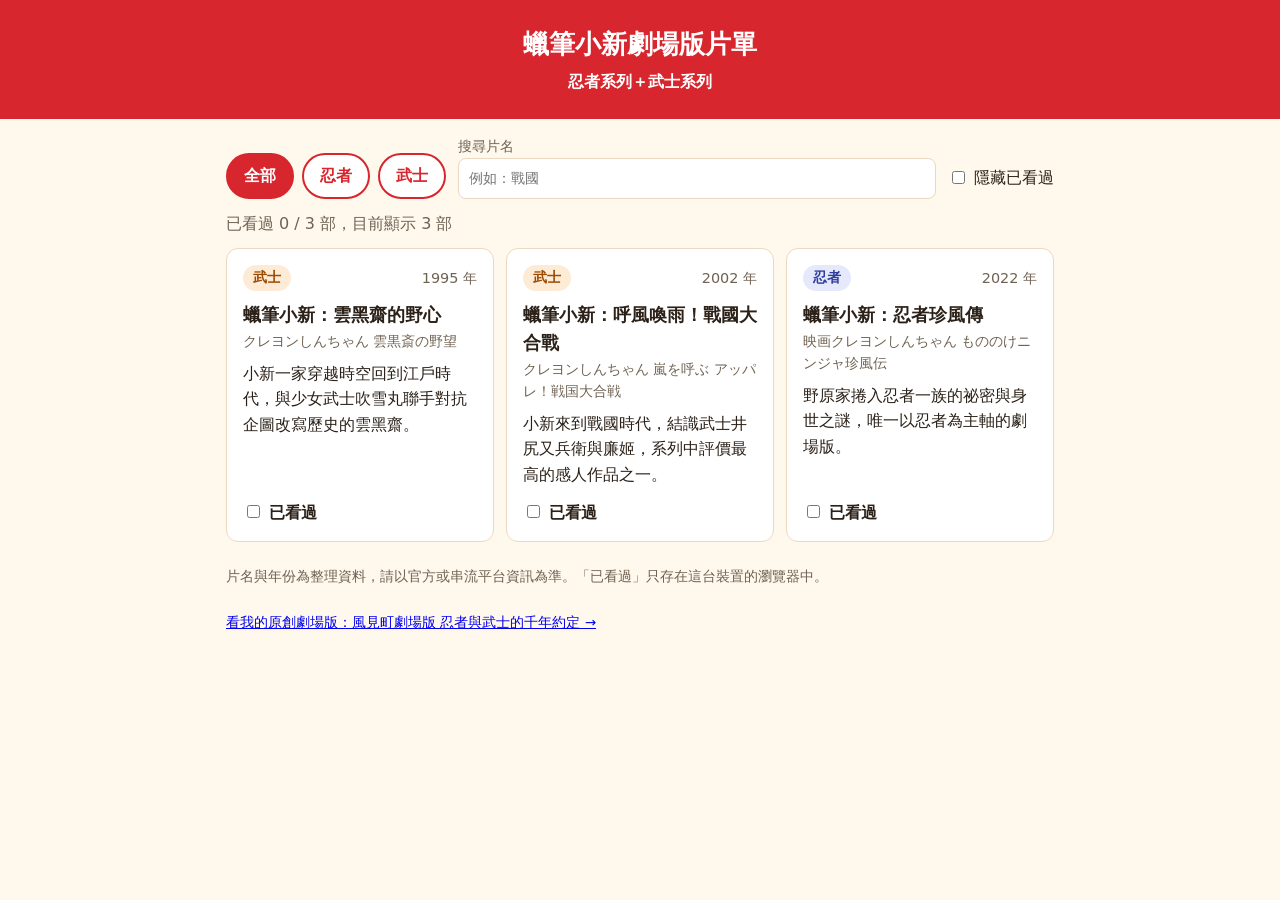
<file: shinchan-movies/index.html>
<!doctype html>
<html lang="zh-Hant">
<head>
  <meta charset="utf-8">
  <meta name="viewport" content="width=device-width, initial-scale=1">
  <title>小新忍者武士片單</title>
  <link rel="stylesheet" href="style.css">
</head>
<body>
  <header class="hero">
    <h1>蠟筆小新劇場版片單</h1>
    <p>忍者系列＋武士系列</p>
  </header>

  <main>
    <section class="toolbar" aria-label="篩選">
      <div class="filters" role="group" aria-label="系列">
        <button type="button" data-series="全部" aria-pressed="true">全部</button>
        <button type="button" data-series="忍者" aria-pressed="false">忍者</button>
        <button type="button" data-series="武士" aria-pressed="false">武士</button>
      </div>
      <label class="search">
        <span>搜尋片名</span>
        <input type="search" id="search" placeholder="例如：戰國">
      </label>
      <label class="check">
        <input type="checkbox" id="hide-watched"> 隱藏已看過
      </label>
    </section>

    <p class="progress" id="progress" aria-live="polite"></p>
    <ul class="list" id="list"></ul>
    <p class="empty" id="empty" hidden>沒有符合條件的電影。</p>

    <p class="note">片名與年份為整理資料，請以官方或串流平台資訊為準。「已看過」只存在這台裝置的瀏覽器中。</p>
    <p class="note"><a href="../my-movie/">看我的原創劇場版：風見町劇場版 忍者與武士的千年約定 →</a></p>
  </main>

  <script src="movies.js"></script>
  <script src="app.js"></script>
</body>
</html>
</file>
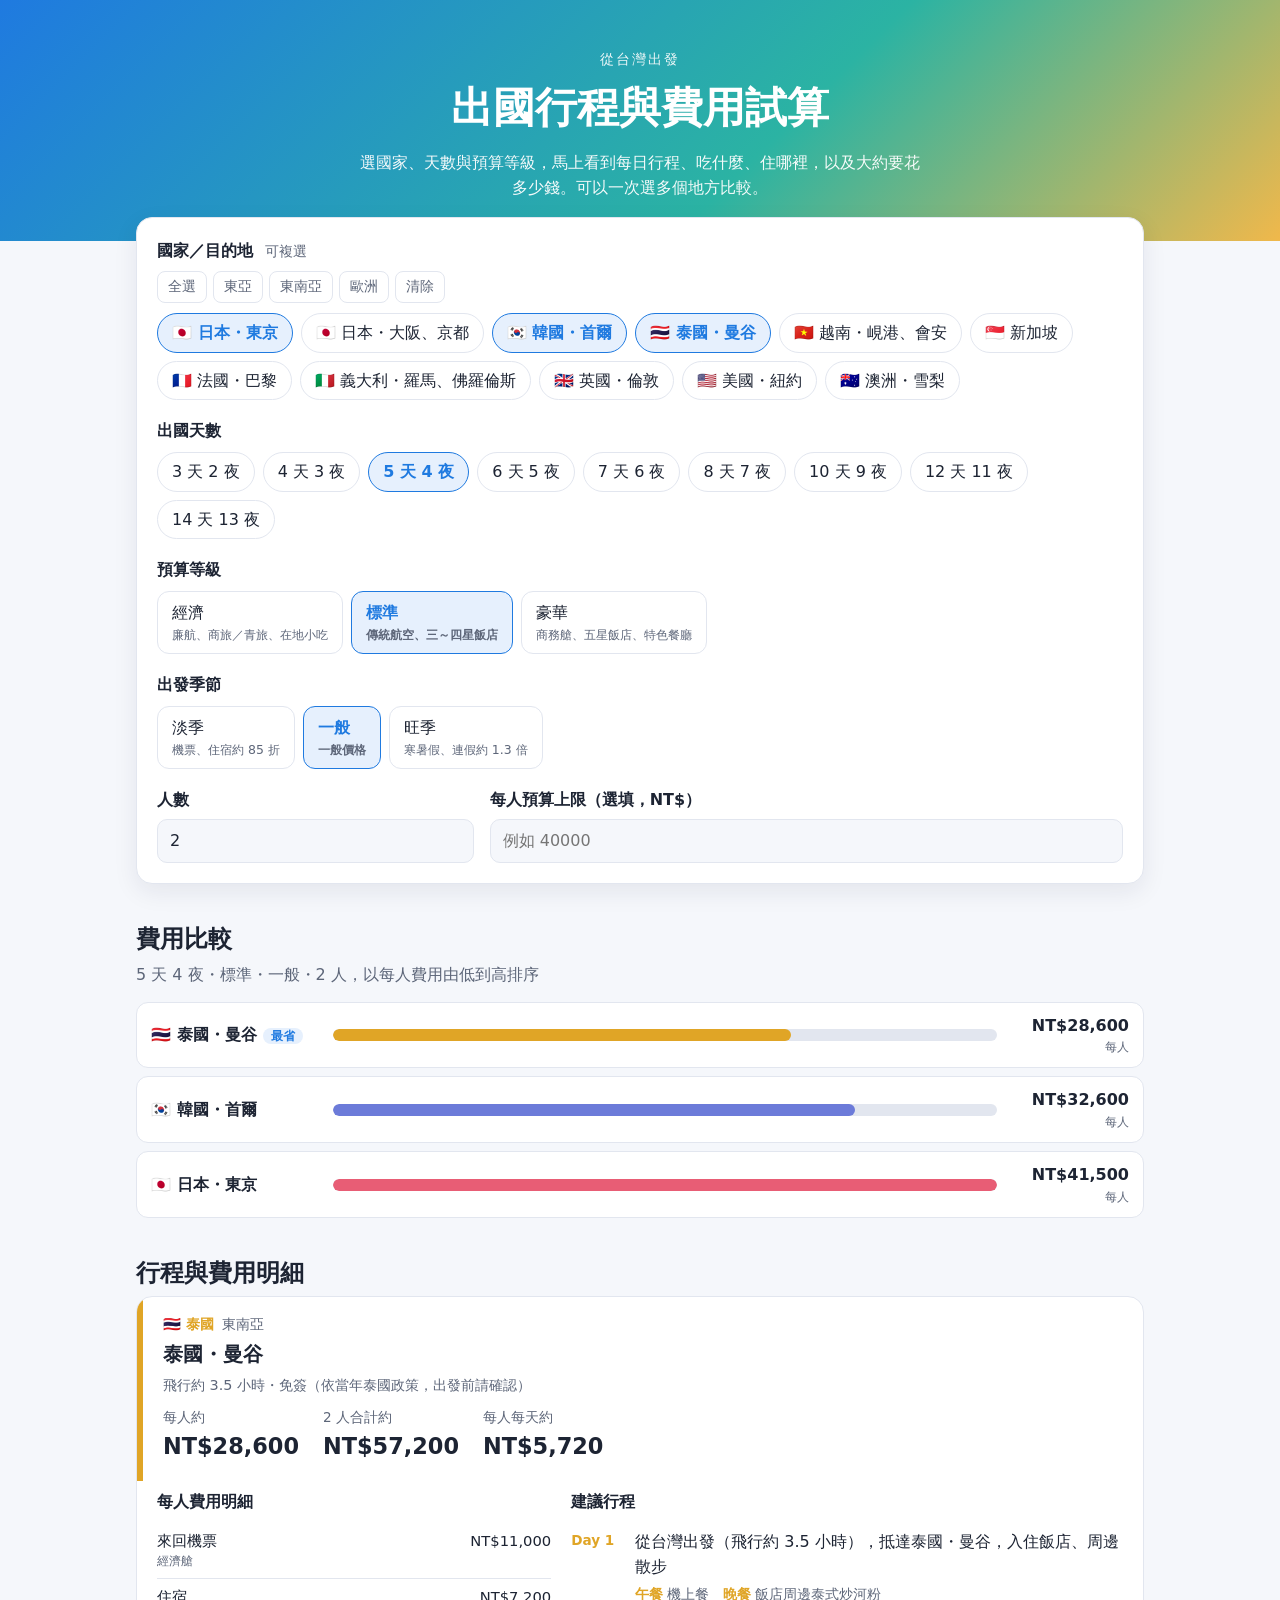
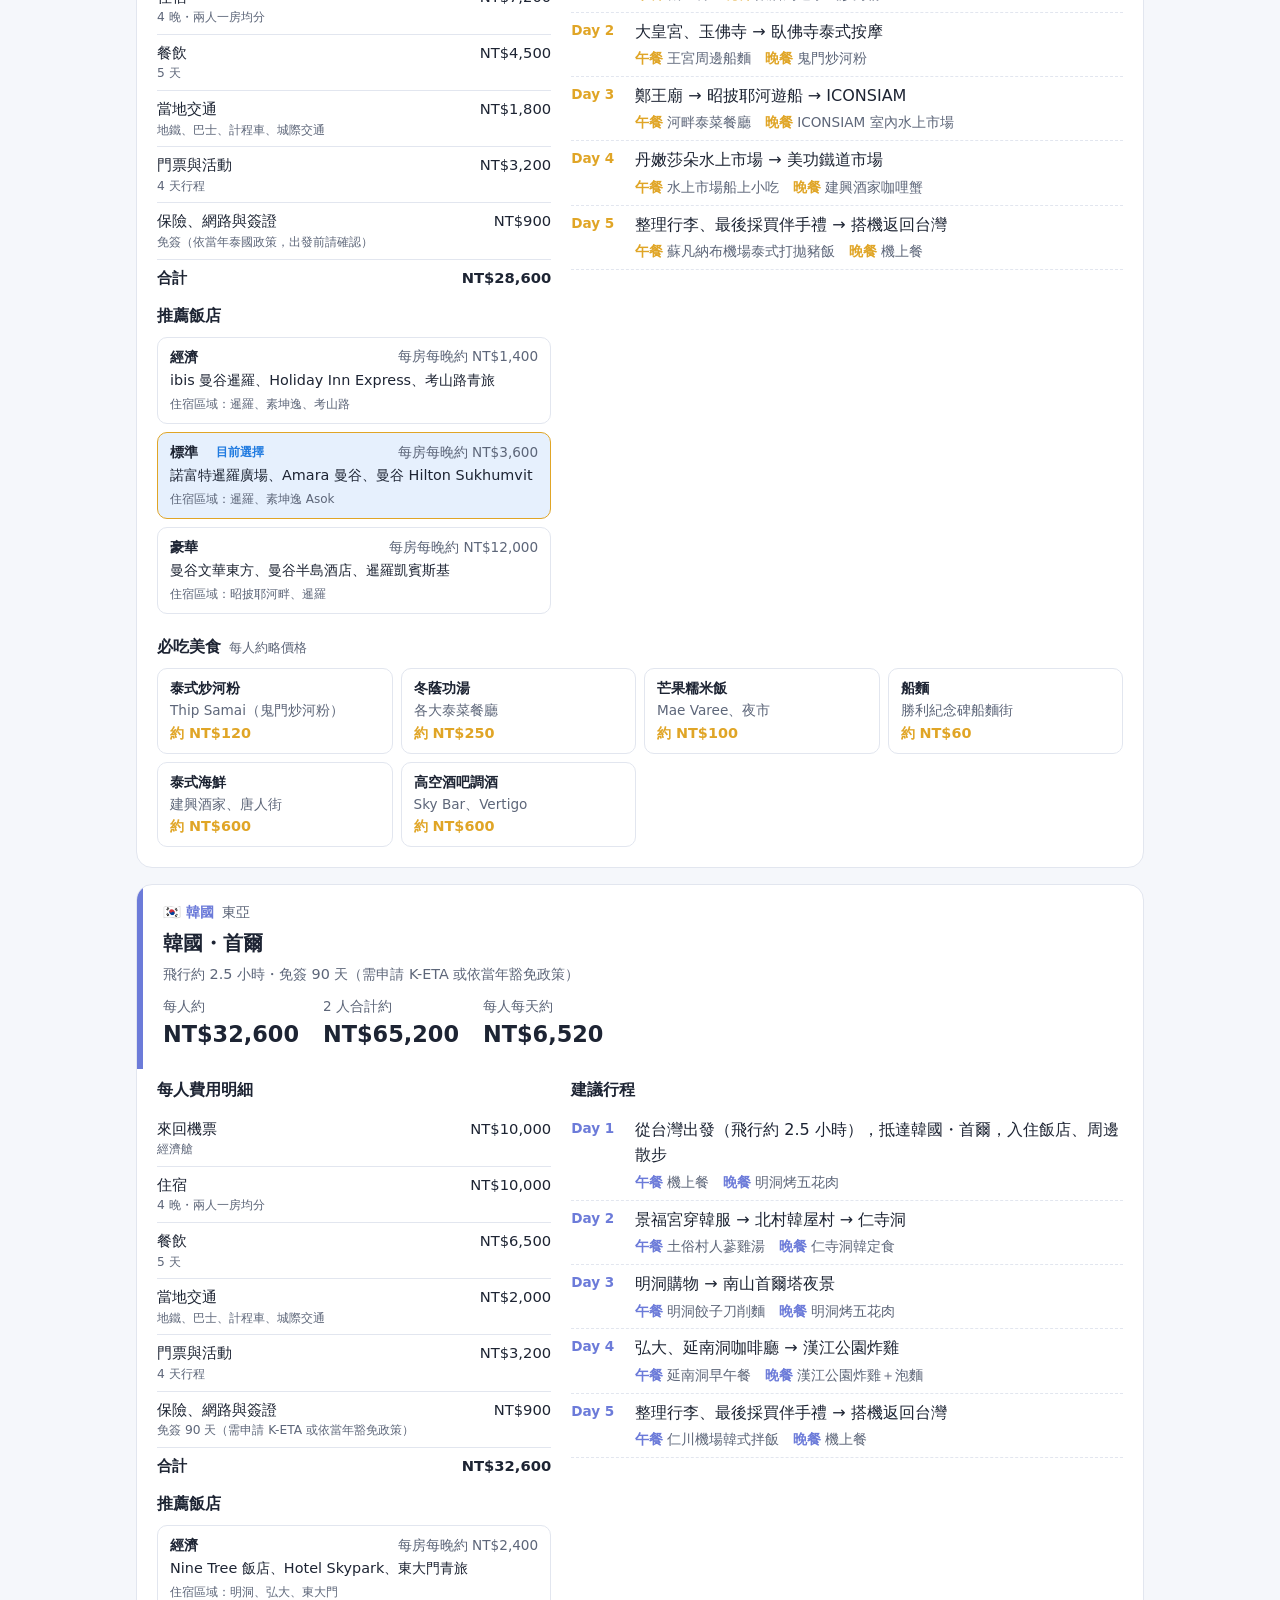
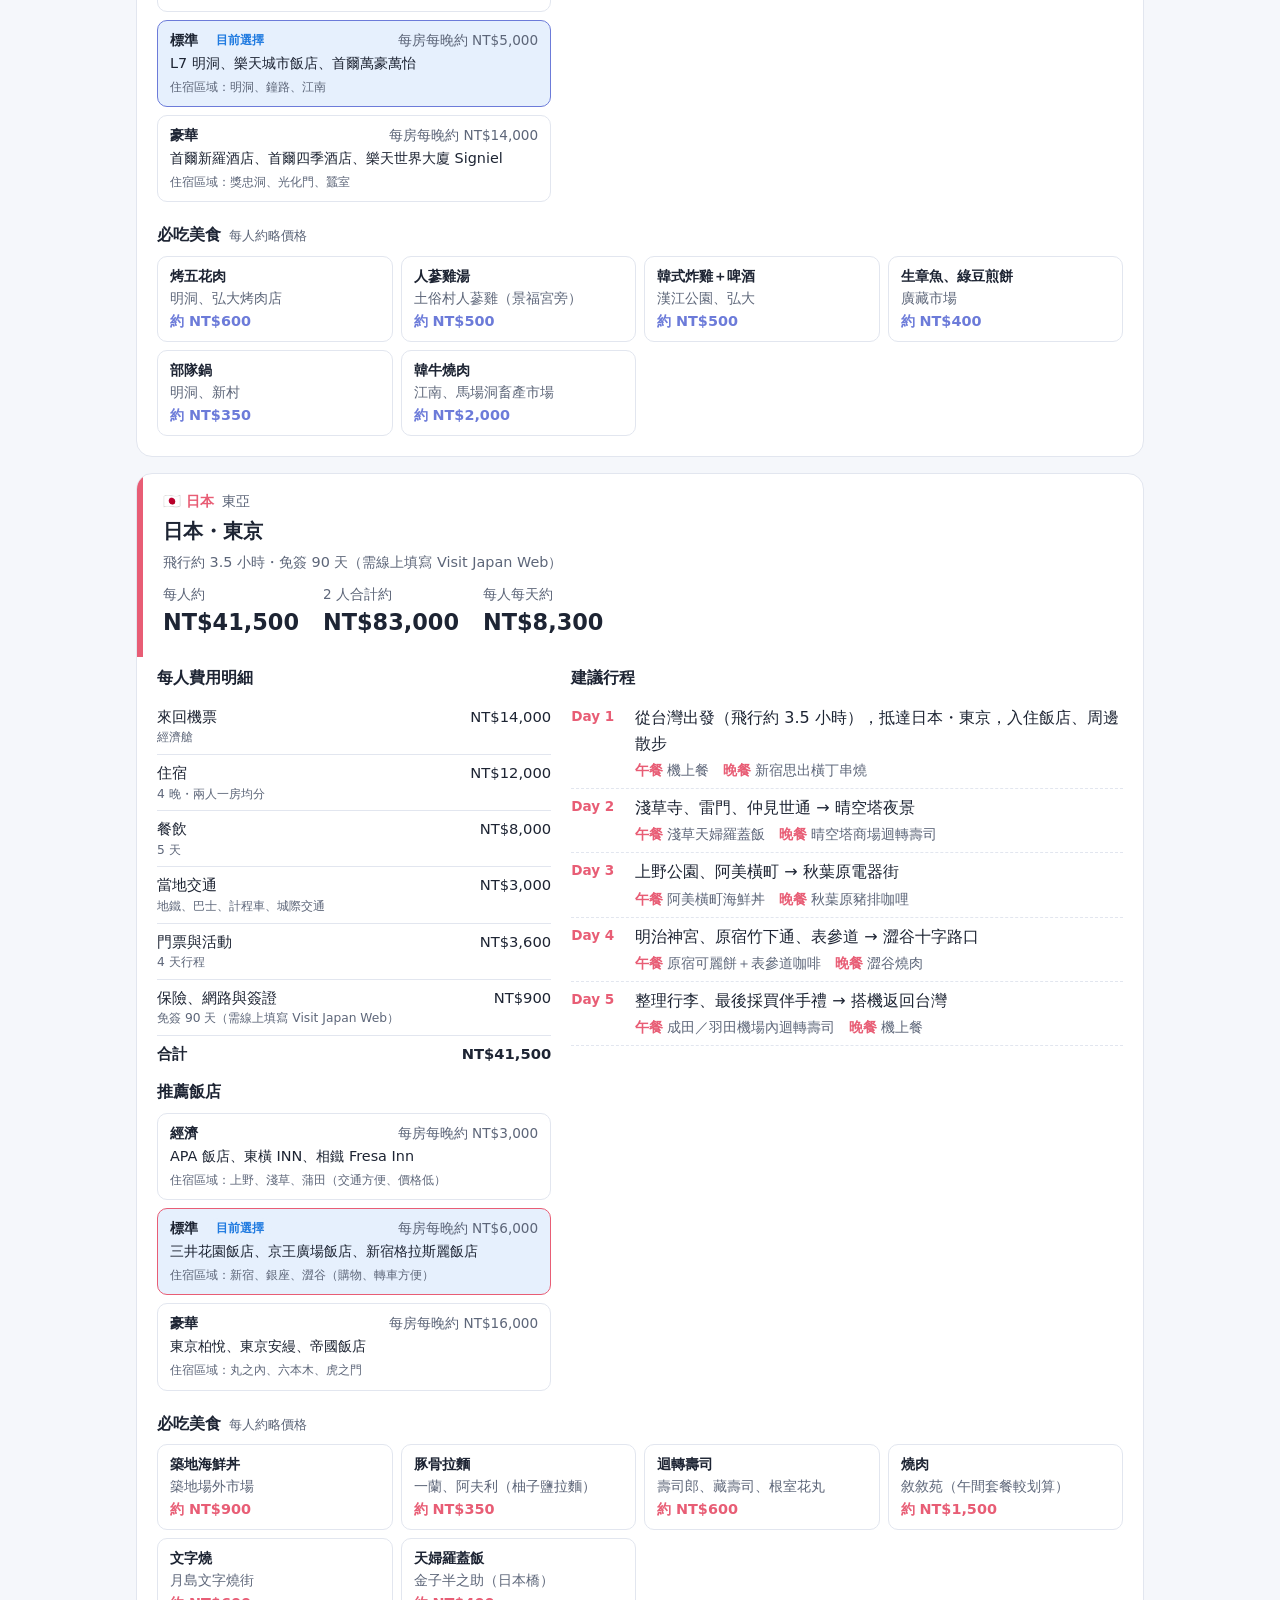
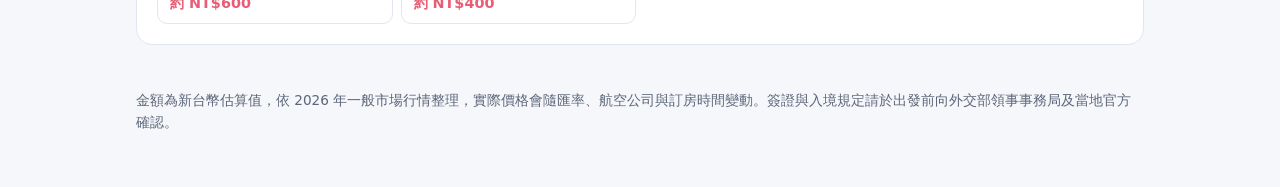
<file: travel/index.html>
<!doctype html>
<html lang="zh-Hant">
<head>
  <meta charset="utf-8">
  <meta name="viewport" content="width=device-width, initial-scale=1">
  <title>出國行程試算</title>
  <link rel="stylesheet" href="style.css">
</head>
<body>
  <header class="hero">
    <p class="eyebrow">從台灣出發</p>
    <h1>出國行程與費用試算</h1>
    <p class="lead">選國家、天數與預算等級，馬上看到每日行程、吃什麼、住哪裡，以及大約要花多少錢。可以一次選多個地方比較。</p>
  </header>

  <main>
    <form class="panel" id="planner" aria-label="旅遊條件">
      <fieldset>
        <legend>國家／目的地 <span class="hint">可複選</span></legend>
        <div class="quick">
          <button type="button" data-pick="all">全選</button>
          <button type="button" data-pick="東亞">東亞</button>
          <button type="button" data-pick="東南亞">東南亞</button>
          <button type="button" data-pick="歐洲">歐洲</button>
          <button type="button" data-pick="none">清除</button>
        </div>
        <div class="chips" id="destinations"></div>
      </fieldset>

      <fieldset>
        <legend>出國天數</legend>
        <div class="chips" id="days"></div>
      </fieldset>

      <fieldset>
        <legend>預算等級</legend>
        <div class="options" id="tiers"></div>
      </fieldset>

      <fieldset>
        <legend>出發季節</legend>
        <div class="options" id="seasons"></div>
      </fieldset>

      <div class="row">
        <label class="field">
          <span>人數</span>
          <input type="number" id="people" min="1" max="20" value="2" inputmode="numeric">
        </label>
        <label class="field">
          <span>每人預算上限（選填，NT$）</span>
          <input type="number" id="budget" min="0" step="1000" placeholder="例如 40000" inputmode="numeric">
        </label>
      </div>
    </form>

    <section aria-labelledby="compare-title">
      <h2 id="compare-title">費用比較</h2>
      <p class="sub" id="summary"></p>
      <div id="compare"></div>
    </section>

    <section aria-labelledby="detail-title">
      <h2 id="detail-title">行程與費用明細</h2>
      <div class="cards" id="cards"></div>
    </section>
  </main>

  <footer>
    <p>金額為新台幣估算值，依 2026 年一般市場行情整理，實際價格會隨匯率、航空公司與訂房時間變動。簽證與入境規定請於出發前向外交部領事事務局及當地官方確認。</p>
  </footer>

  <script src="data.js"></script>
  <script src="app.js"></script>
</body>
</html>
</file>
<file: game/style.css>
:root {
  --bg: #fff8ec;
  --surface: #ffffff;
  --text: #2b2118;
  --muted: #6f6253;
  --border: #ead9c0;
  --accent: #d7262e;
  --safe: #2f8a5b;
  --warn: #c98a00;
  --danger: #d7262e;
  --sky-1: #2a2f7a;
  --sky-2: #c8442f;
  --ground: #6b4a2b;
}

@media (prefers-color-scheme: dark) {
  :root {
    --bg: #1c1814;
    --surface: #27211b;
    --text: #f3ebe0;
    --muted: #b8a993;
    --border: #3d342a;
    --accent: #ff6b6b;
    --safe: #5fcf93;
    --warn: #ffc83d;
    --danger: #ff6b6b;
  }
}

* { box-sizing: border-box; }

body {
  margin: 0;
  font-family: system-ui, "Noto Sans TC", "Microsoft JhengHei", sans-serif;
  background: var(--bg);
  color: var(--text);
  line-height: 1.6;
  -webkit-tap-highlight-color: transparent;
}

.top {
  background: linear-gradient(160deg, var(--sky-1), var(--sky-2));
  color: #fff;
  text-align: center;
  padding: 16px;
}
.top h1 { margin: 0; font-size: 1.6rem; }
.top p { margin: 2px 0 0; font-size: 0.9rem; opacity: 0.9; }

.wrap { max-width: 720px; margin: 0 auto; padding: 12px 16px 32px; }

.hud { display: flex; justify-content: space-between; gap: 8px; font-weight: 700; flex-wrap: wrap; }
#hud-lives { color: var(--danger); letter-spacing: 2px; }

.moon-bar { margin-top: 8px; height: 10px; border-radius: 999px; background: var(--border); overflow: hidden; }
#moon-fill { height: 100%; width: 0; background: linear-gradient(90deg, #f6d36b, #fff4c2); }
.moon-label { margin: 2px 0 8px; font-size: 0.85rem; color: var(--muted); }

/* ---------- 舞台 ---------- */
.stage {
  position: relative;
  height: 200px;
  border-radius: 16px;
  overflow: hidden;
  background: linear-gradient(180deg, var(--sky-1) 0%, #6a3a7a 55%, var(--sky-2) 100%);
  border: 6px solid var(--safe);
  transition: border-color 0.15s;
  user-select: none;
}
.stage[data-guard="warn"] { border-color: var(--warn); }
.stage[data-guard="watch"] { border-color: var(--danger); }
.stage.hit { animation: shake 0.4s; }
@keyframes shake {
  0%, 100% { transform: translateX(0); }
  25% { transform: translateX(-8px); }
  75% { transform: translateX(8px); }
}

.track {
  position: absolute;
  left: 0; right: 0; bottom: 0;
  height: 56px;
  background: var(--ground);
  border-top: 4px solid rgba(255, 255, 255, 0.2);
}

.frozen { position: absolute; left: 22%; right: 30%; bottom: 60px; display: flex; justify-content: space-around; }
.frozen span {
  width: 14px; height: 30px; border-radius: 7px 7px 3px 3px;
  background: #9aa3b5; opacity: 0.7;
  transition: background 0.6s, transform 0.6s;
}
.stage.cleared .frozen span { background: #ffd36b; opacity: 1; transform: translateY(-10px); }

.player {
  position: absolute;
  bottom: 40px;
  left: 8px;
  width: 52px; height: 52px;
  border-radius: 50%;
  border: 3px solid #fff;
  color: #fff;
  font-weight: 700;
  font-size: 1.8rem;
  display: grid;
  place-items: center;
  box-shadow: 0 4px 10px rgba(0, 0, 0, 0.35);
  z-index: 2;
}
.player.moving { animation: hop 0.3s infinite alternate; }
@keyframes hop { from { transform: translateY(0); } to { transform: translateY(-6px); } }
.player.hidden { opacity: 0.35; border-style: dashed; }
.player.shielded { box-shadow: 0 0 0 5px rgba(255, 215, 100, 0.85), 0 4px 10px rgba(0, 0, 0, 0.35); }

.goal { position: absolute; right: 92px; bottom: 50px; font-size: 2rem; z-index: 1; }

.guard {
  position: absolute;
  right: 12px;
  bottom: 30px;
  display: flex;
  flex-direction: column;
  align-items: center;
  gap: 4px;
}
.guard-face {
  width: 68px; height: 68px;
  border-radius: 50%;
  background: #3a3a3a;
  border: 4px solid #c9c9c9;
  color: #fff;
  font-size: 1.5rem;
  font-weight: 700;
  display: grid;
  place-items: center;
  transition: transform 0.2s;
}
.stage[data-guard="back"] .guard-face { transform: scaleX(-1); opacity: 0.85; }
.stage[data-guard="warn"] .guard-face { animation: tick 0.25s infinite alternate; }
.stage[data-guard="watch"] .guard-face { border-color: var(--danger); background: #1d1d1d; }
@keyframes tick { from { transform: rotate(-8deg); } to { transform: rotate(8deg); } }

.guard-label {
  font-size: 0.8rem;
  font-weight: 700;
  color: #fff;
  background: rgba(0, 0, 0, 0.55);
  padding: 1px 8px;
  border-radius: 999px;
  white-space: nowrap;
}

.status { min-height: 3.2em; margin: 10px 0; font-weight: 700; text-align: center; }

/* ---------- 按鈕 ---------- */
.controls { display: grid; grid-template-columns: 2fr 1fr; gap: 10px; }
button {
  font: inherit;
  cursor: pointer;
  border-radius: 14px;
  border: 2px solid var(--accent);
  background: var(--surface);
  color: var(--accent);
  font-weight: 700;
  padding: 10px 14px;
}
button:disabled { opacity: 0.45; cursor: not-allowed; }
button:focus-visible { outline: 3px solid var(--warn); outline-offset: 2px; }
.move {
  background: var(--accent);
  color: #fff;
  font-size: 1.25rem;
  min-height: 72px;
  touch-action: none;
  user-select: none;
  -webkit-user-select: none;
}
.move:active { transform: scale(0.97); }

.help { margin-top: 16px; background: var(--surface); border: 1px solid var(--border); border-radius: 12px; padding: 10px 14px; }
.help summary { font-weight: 700; cursor: pointer; }
.help ul { margin: 8px 0 0; padding-left: 1.2em; }
kbd { border: 1px solid var(--border); border-radius: 4px; padding: 0 4px; font-family: inherit; }

.note { color: var(--muted); font-size: 0.85rem; margin-top: 16px; }
.note a { color: var(--accent); }

/* ---------- 彈出面板 ---------- */
.overlay {
  position: fixed;
  inset: 0;
  background: rgba(20, 14, 10, 0.6);
  display: none;
  align-items: center;
  justify-content: center;
  padding: 16px;
  z-index: 10;
}
.overlay.show { display: flex; }
.panel {
  background: var(--surface);
  color: var(--text);
  border-radius: 16px;
  padding: 20px;
  width: 100%;
  max-width: 460px;
  max-height: 90vh;
  overflow: auto;
  text-align: center;
}
.panel h2 { margin: 0 0 6px; }
.panel p { margin: 0 0 12px; }
.panel button { margin: 4px; }
.panel .primary { background: var(--accent); color: #fff; }
.final-score { font-size: 1.3rem; font-weight: 700; }

.hero-list { display: grid; gap: 10px; text-align: left; }
.hero-card {
  display: flex;
  gap: 12px;
  align-items: center;
  border: 1px solid var(--border);
  color: var(--text);
  font-weight: 400;
  margin: 0;
}
.hero-card:hover { border-color: var(--accent); }
.hero-avatar {
  flex: none;
  width: 48px; height: 48px;
  border-radius: 50%;
  color: #fff;
  font-weight: 700;
  font-size: 1.7rem;
  display: grid;
  place-items: center;
}
.hero-info { display: flex; flex-direction: column; font-size: 0.9rem; text-align: left; }
.hero-info strong { font-size: 1.05rem; }
</file>
<file: my-movie/style.css>
:root {
  --bg: #fff8ec;
  --surface: #ffffff;
  --text: #2b2118;
  --muted: #6f6253;
  --border: #ead9c0;
  --accent: #d7262e;
  --sky-1: #2a2f7a;
  --sky-2: #c8442f;
}

@media (prefers-color-scheme: dark) {
  :root {
    --bg: #1c1814;
    --surface: #27211b;
    --text: #f3ebe0;
    --muted: #b8a993;
    --border: #3d342a;
    --accent: #ff6b6b;
  }
}

* { box-sizing: border-box; }

body {
  margin: 0;
  font-family: system-ui, "Noto Sans TC", "Microsoft JhengHei", sans-serif;
  background: var(--bg);
  color: var(--text);
  line-height: 1.7;
}

.poster {
  position: relative;
  overflow: hidden;
  color: #fff;
  background: linear-gradient(160deg, var(--sky-1), var(--sky-2));
  min-height: 320px;
  display: flex;
  align-items: flex-end;
}
.poster-art { position: absolute; inset: 0; width: 100%; height: 100%; }
.poster-text {
  position: relative;
  max-width: 860px;
  width: 100%;
  margin: 0 auto;
  padding: 32px 16px 24px;
}
.eyebrow { margin: 0; letter-spacing: 0.2em; font-size: 0.85rem; opacity: 0.85; }
.poster h1 { margin: 4px 0 0; font-size: 2.2rem; line-height: 1.2; }
.subtitle { margin: 4px 0 8px; font-size: 1.3rem; font-weight: 700; }
.tagline { margin: 0 0 12px; font-style: italic; }
.info { list-style: none; padding: 0; margin: 0; display: flex; flex-wrap: wrap; gap: 6px; }
.info li {
  font-size: 0.8rem;
  border: 1px solid rgba(255, 255, 255, 0.7);
  border-radius: 999px;
  padding: 2px 10px;
}

main { max-width: 860px; margin: 0 auto; padding: 8px 16px 32px; }
section { margin-top: 24px; }
h2 { font-size: 1.25rem; border-left: 6px solid var(--accent); padding-left: 10px; margin: 0 0 12px; }
h3 { margin: 0; font-size: 1.05rem; }

.characters, .acts, .scenes { list-style: none; padding: 0; margin: 0; display: grid; gap: 12px; }
.characters { grid-template-columns: repeat(auto-fill, minmax(260px, 1fr)); }

.character, .act {
  background: var(--surface);
  border: 1px solid var(--border);
  border-radius: 12px;
  padding: 14px;
}
.character { display: flex; gap: 12px; align-items: flex-start; }
.character p { margin: 4px 0 0; }
.avatar {
  flex: none;
  width: 48px;
  height: 48px;
  border-radius: 50%;
  color: #fff;
  font-weight: 700;
  font-size: 1.3rem;
  display: grid;
  place-items: center;
}
.role { color: var(--muted); font-size: 0.85rem; }

.acts { grid-template-columns: repeat(auto-fit, minmax(240px, 1fr)); }
.act-label { color: var(--accent); font-weight: 700; font-size: 0.85rem; }
.act p { margin: 6px 0 0; }

.scenes li { padding-left: 1.4em; position: relative; }
.scenes li::before { content: "🎬"; position: absolute; left: 0; }

.song {
  background: var(--surface);
  border: 1px solid var(--border);
  border-radius: 12px;
  padding: 16px;
  text-align: center;
}
.song h2 { border: 0; padding: 0; }
.song p { margin: 0; font-weight: 600; }

.post-credits { margin-top: 24px; padding: 12px 16px; border: 1px dashed var(--muted); border-radius: 12px; color: var(--muted); }
.note { color: var(--muted); font-size: 0.85rem; margin-top: 24px; }
.note a { color: var(--accent); }
</file>
<file: shinchan-movies/style.css>
:root {
  --bg: #fff8ec;
  --surface: #ffffff;
  --text: #2b2118;
  --muted: #6f6253;
  --border: #ead9c0;
  --accent: #d7262e;
  --ninja: #2f3e9e;
  --ninja-bg: #e6e9fb;
  --samurai: #9b4a00;
  --samurai-bg: #fdebd6;
}

@media (prefers-color-scheme: dark) {
  :root {
    --bg: #1c1814;
    --surface: #27211b;
    --text: #f3ebe0;
    --muted: #b8a993;
    --border: #3d342a;
    --accent: #ff6b6b;
    --ninja: #aeb8ff;
    --ninja-bg: #2b3060;
    --samurai: #ffc285;
    --samurai-bg: #4a2f14;
  }
}

* { box-sizing: border-box; }

body {
  margin: 0;
  font-family: system-ui, "Noto Sans TC", "Microsoft JhengHei", sans-serif;
  background: var(--bg);
  color: var(--text);
  line-height: 1.6;
}

.hero {
  background: var(--accent);
  color: #fff;
  padding: 24px 16px;
  text-align: center;
}
.hero h1 { margin: 0; font-size: 1.6rem; }
.hero p { margin: 4px 0 0; font-weight: 600; }

main { max-width: 860px; margin: 0 auto; padding: 16px; }

.toolbar {
  display: flex;
  flex-wrap: wrap;
  gap: 12px;
  align-items: flex-end;
  margin-bottom: 12px;
}

.filters { display: flex; gap: 8px; }
.filters button {
  font: inherit;
  padding: 8px 16px;
  border-radius: 999px;
  border: 2px solid var(--accent);
  background: var(--surface);
  color: var(--accent);
  cursor: pointer;
  font-weight: 600;
}
.filters button[aria-pressed="true"] { background: var(--accent); color: #fff; }

.search { display: flex; flex-direction: column; flex: 1 1 180px; font-size: 0.9rem; color: var(--muted); }
.search input {
  font: inherit;
  padding: 8px 10px;
  border: 1px solid var(--border);
  border-radius: 8px;
  background: var(--surface);
  color: var(--text);
}
.check { display: flex; align-items: center; gap: 6px; padding-bottom: 8px; }

.progress { color: var(--muted); margin: 0 0 12px; }

.list {
  list-style: none;
  padding: 0;
  margin: 0;
  display: grid;
  gap: 12px;
  grid-template-columns: repeat(auto-fill, minmax(260px, 1fr));
}

.card {
  background: var(--surface);
  border: 1px solid var(--border);
  border-radius: 12px;
  padding: 16px;
  display: flex;
  flex-direction: column;
}
.card.is-watched { opacity: 0.65; }

.meta { display: flex; justify-content: space-between; align-items: center; }
.tag { font-size: 0.85rem; font-weight: 700; padding: 2px 10px; border-radius: 999px; }
.tag-ninja { color: var(--ninja); background: var(--ninja-bg); }
.tag-samurai { color: var(--samurai); background: var(--samurai-bg); }
.year { color: var(--muted); font-size: 0.9rem; }

.title { font-size: 1.1rem; margin: 10px 0 2px; }
.original { margin: 0; color: var(--muted); font-size: 0.85rem; }
.summary { margin: 8px 0 12px; flex: 1; }
.watch { font-weight: 600; cursor: pointer; }

.empty { text-align: center; color: var(--muted); padding: 24px 0; }
.note { color: var(--muted); font-size: 0.85rem; margin-top: 24px; }
</file>
<file: travel/style.css>
:root {
  --bg: #f5f7fb;
  --card: #ffffff;
  --text: #1d2433;
  --muted: #5d6679;
  --line: #e2e6ef;
  --accent: #1f7ae0;
  --accent-soft: #e6f0fd;
  --warn: #b85c00;
  --warn-soft: #fff3e3;
  --ok: #1d8a4e;
}
@media (prefers-color-scheme: dark) {
  :root {
    --bg: #12161f;
    --card: #1b212d;
    --text: #e8ecf4;
    --muted: #9aa4b8;
    --line: #2c3444;
    --accent: #5aa2ff;
    --accent-soft: #1d2d47;
    --warn: #ffb35c;
    --warn-soft: #3a2a17;
    --ok: #52c98a;
  }
}

* { box-sizing: border-box; }
body {
  margin: 0;
  background: var(--bg);
  color: var(--text);
  font-family: "Noto Sans TC", "PingFang TC", "Microsoft JhengHei", system-ui, sans-serif;
  line-height: 1.6;
}

.hero {
  padding: 48px 16px 40px;
  text-align: center;
  color: #fff;
  background: linear-gradient(135deg, #1f7ae0 0%, #2bb3a3 60%, #f0b84b 100%);
}
.hero h1 { margin: 4px 0 8px; font-size: clamp(1.7rem, 5vw, 2.6rem); }
.eyebrow { margin: 0; letter-spacing: .15em; opacity: .9; font-size: .9rem; }
.lead { max-width: 560px; margin: 0 auto; opacity: .95; }

main { max-width: 1040px; margin: 0 auto; padding: 0 16px 32px; }

.panel {
  margin-top: -24px;
  background: var(--card);
  border: 1px solid var(--line);
  border-radius: 16px;
  padding: 20px;
  box-shadow: 0 8px 24px rgba(20, 30, 60, .08);
}
fieldset { border: 0; padding: 0; margin: 0 0 18px; min-width: 0; }
legend { font-weight: 700; margin-bottom: 8px; padding: 0; }
.hint { font-weight: 400; color: var(--muted); font-size: .85rem; margin-left: 6px; }

.quick { display: flex; flex-wrap: wrap; gap: 6px; margin-bottom: 10px; }
.quick button {
  border: 1px solid var(--line);
  background: transparent;
  color: var(--muted);
  border-radius: 8px;
  padding: 4px 10px;
  font: inherit;
  font-size: .85rem;
  cursor: pointer;
}
.quick button:hover { color: var(--accent); border-color: var(--accent); }

.chips, .options { display: flex; flex-wrap: wrap; gap: 8px; }
.chip input, .option input { position: absolute; opacity: 0; pointer-events: none; }
.chip span, .option span {
  display: inline-block;
  border: 1px solid var(--line);
  border-radius: 999px;
  padding: 6px 14px;
  cursor: pointer;
  user-select: none;
  transition: background .15s, border-color .15s;
}
.option span { border-radius: 12px; padding: 8px 14px; }
.option small { display: block; color: var(--muted); font-size: .78rem; }
.chip input:checked + span, .option input:checked + span {
  background: var(--accent-soft);
  border-color: var(--accent);
  color: var(--accent);
  font-weight: 600;
}
.chip input:focus-visible + span, .option input:focus-visible + span { outline: 2px solid var(--accent); outline-offset: 2px; }

.row { display: grid; grid-template-columns: 1fr 2fr; gap: 16px; }
.field span { display: block; font-weight: 700; margin-bottom: 6px; }
.field input {
  width: 100%;
  font: inherit;
  padding: 8px 12px;
  border-radius: 10px;
  border: 1px solid var(--line);
  background: var(--bg);
  color: var(--text);
}

h2 { margin: 36px 0 4px; }
.sub { margin: 0 0 14px; color: var(--muted); }

.compare { display: grid; gap: 8px; }
.bar-row {
  display: grid;
  grid-template-columns: 170px 1fr 120px;
  align-items: center;
  gap: 12px;
  background: var(--card);
  border: 1px solid var(--line);
  border-radius: 12px;
  padding: 10px 14px;
}
.bar-row a { color: var(--text); text-decoration: none; font-weight: 600; }
.bar-row a:hover { color: var(--accent); }
.bar { height: 12px; background: var(--line); border-radius: 999px; overflow: hidden; }
.bar i { display: block; height: 100%; border-radius: 999px; }
.bar-row strong { text-align: right; font-variant-numeric: tabular-nums; }
.bar-row.over { opacity: .55; }
.tag { font-size: .75rem; padding: 1px 8px; border-radius: 999px; margin-left: 6px; font-weight: 600; white-space: nowrap; }
.tag.cheap { background: var(--accent-soft); color: var(--accent); }
.tag.over { background: var(--warn-soft); color: var(--warn); }

.cards { display: grid; gap: 16px; }
.card {
  background: var(--card);
  border: 1px solid var(--line);
  border-radius: 16px;
  overflow: hidden;
  scroll-margin-top: 16px;
}
.card-head { padding: 16px 20px; border-left: 6px solid var(--c, var(--accent)); }
.card-head h3 { margin: 0; font-size: 1.25rem; }
.meta { margin: 4px 0 0; color: var(--muted); font-size: .9rem; }
.totals { display: flex; flex-wrap: wrap; gap: 8px 24px; margin-top: 10px; }
.totals div { font-size: .85rem; color: var(--muted); }
.totals b { display: block; font-size: 1.4rem; color: var(--text); font-variant-numeric: tabular-nums; }

.note { margin: 10px 0 0; padding: 8px 12px; border-radius: 10px; background: var(--warn-soft); color: var(--warn); font-size: .9rem; }

.card-body { display: grid; grid-template-columns: 1fr 1.4fr; gap: 20px; padding: 0 20px 20px; }
.card-body h4 { margin: 8px 0; }
table { width: 100%; border-collapse: collapse; font-size: .92rem; }
td { padding: 6px 0; border-bottom: 1px solid var(--line); vertical-align: top; }
td:last-child { text-align: right; font-variant-numeric: tabular-nums; white-space: nowrap; padding-left: 8px; }
td small { color: var(--muted); display: block; }
tr.sum td { font-weight: 700; border-bottom: 0; }

ol.days { margin: 0; padding: 0; list-style: none; counter-reset: d; }
ol.days li {
  counter-increment: d;
  display: grid;
  grid-template-columns: 56px 1fr;
  gap: 8px;
  padding: 6px 0;
  border-bottom: 1px dashed var(--line);
}
ol.days li::before {
  content: "Day " counter(d);
  font-weight: 700;
  color: var(--c, var(--accent));
  font-size: .85rem;
  padding-top: 1px;
}
ol.days li.free { color: var(--muted); }

.country { margin: 0 0 2px; font-weight: 700; color: var(--c, var(--accent)); font-size: .9rem; }
.country span { margin-left: 8px; font-weight: 400; color: var(--muted); }

.meals { display: flex; flex-wrap: wrap; gap: 4px 14px; margin: 4px 0 0; font-size: .85rem; color: var(--muted); }
.meals b { font-weight: 600; color: var(--c, var(--accent)); margin-right: 4px; }

.hotels { list-style: none; margin: 0; padding: 0; display: grid; gap: 8px; }
.hotels li { border: 1px solid var(--line); border-radius: 10px; padding: 8px 12px; font-size: .9rem; }
.hotels li.current { border-color: var(--c, var(--accent)); background: var(--accent-soft); }
.hotels p { margin: 0; }
.hotels small { color: var(--muted); }
.hotel-tier { font-weight: 700; display: flex; flex-wrap: wrap; align-items: center; gap: 4px; }
.hotel-tier em { margin-left: auto; font-style: normal; font-weight: 400; color: var(--muted); font-size: .85rem; }

.foods { padding: 0 20px 20px; }
.foods h4 { margin: 0 0 8px; }
.foods h4 small { font-weight: 400; color: var(--muted); margin-left: 8px; }
.foods ul { list-style: none; margin: 0; padding: 0; display: grid; grid-template-columns: repeat(auto-fill, minmax(220px, 1fr)); gap: 8px; }
.foods li { border: 1px solid var(--line); border-radius: 10px; padding: 8px 12px; display: grid; font-size: .9rem; }
.foods li span { color: var(--muted); font-size: .85rem; }
.foods li em { font-style: normal; color: var(--c, var(--accent)); font-weight: 600; font-variant-numeric: tabular-nums; }

.empty { padding: 24px; text-align: center; color: var(--muted); background: var(--card); border: 1px dashed var(--line); border-radius: 12px; }

footer { max-width: 1040px; margin: 0 auto; padding: 0 16px 40px; color: var(--muted); font-size: .85rem; }

@media (max-width: 720px) {
  .row { grid-template-columns: 1fr; }
  .card-body { grid-template-columns: 1fr; }
  .bar-row { grid-template-columns: 1fr auto; }
  .bar-row .bar { grid-column: 1 / -1; grid-row: 2; }
}
</file>
